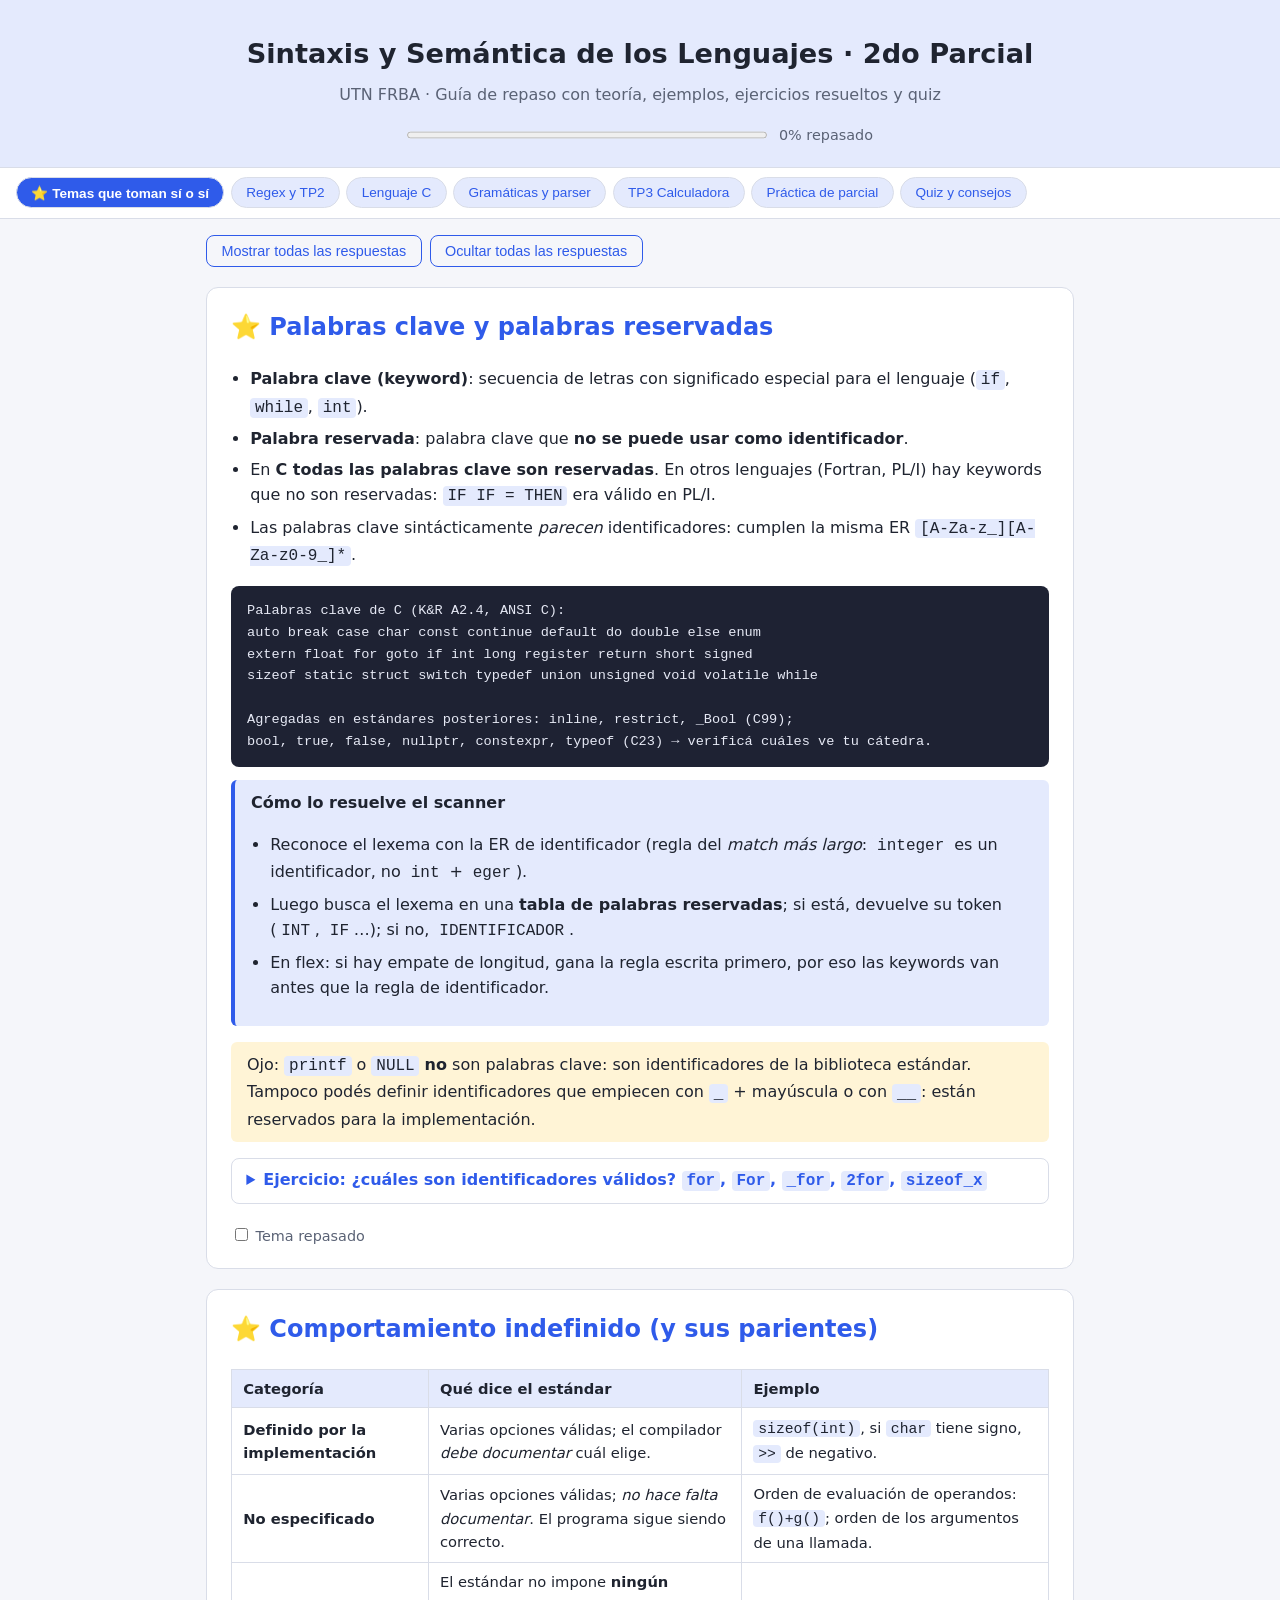
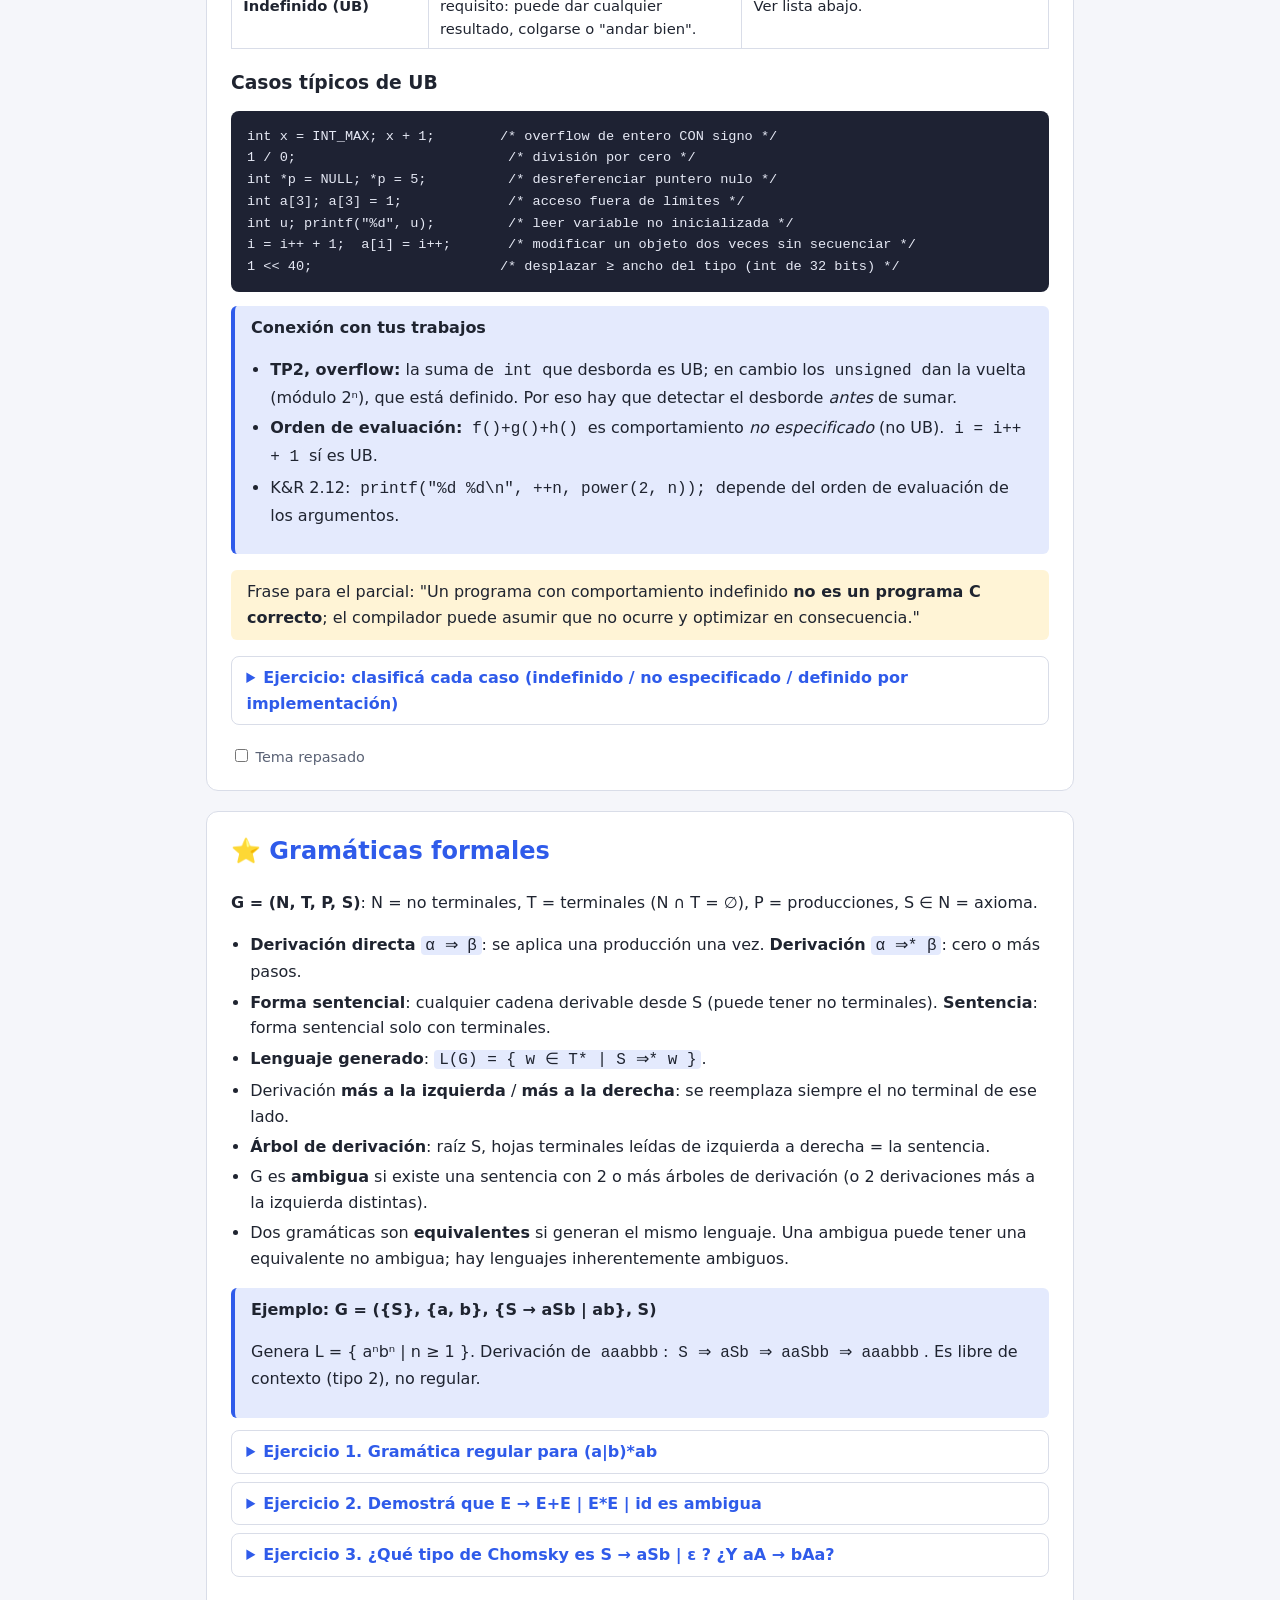
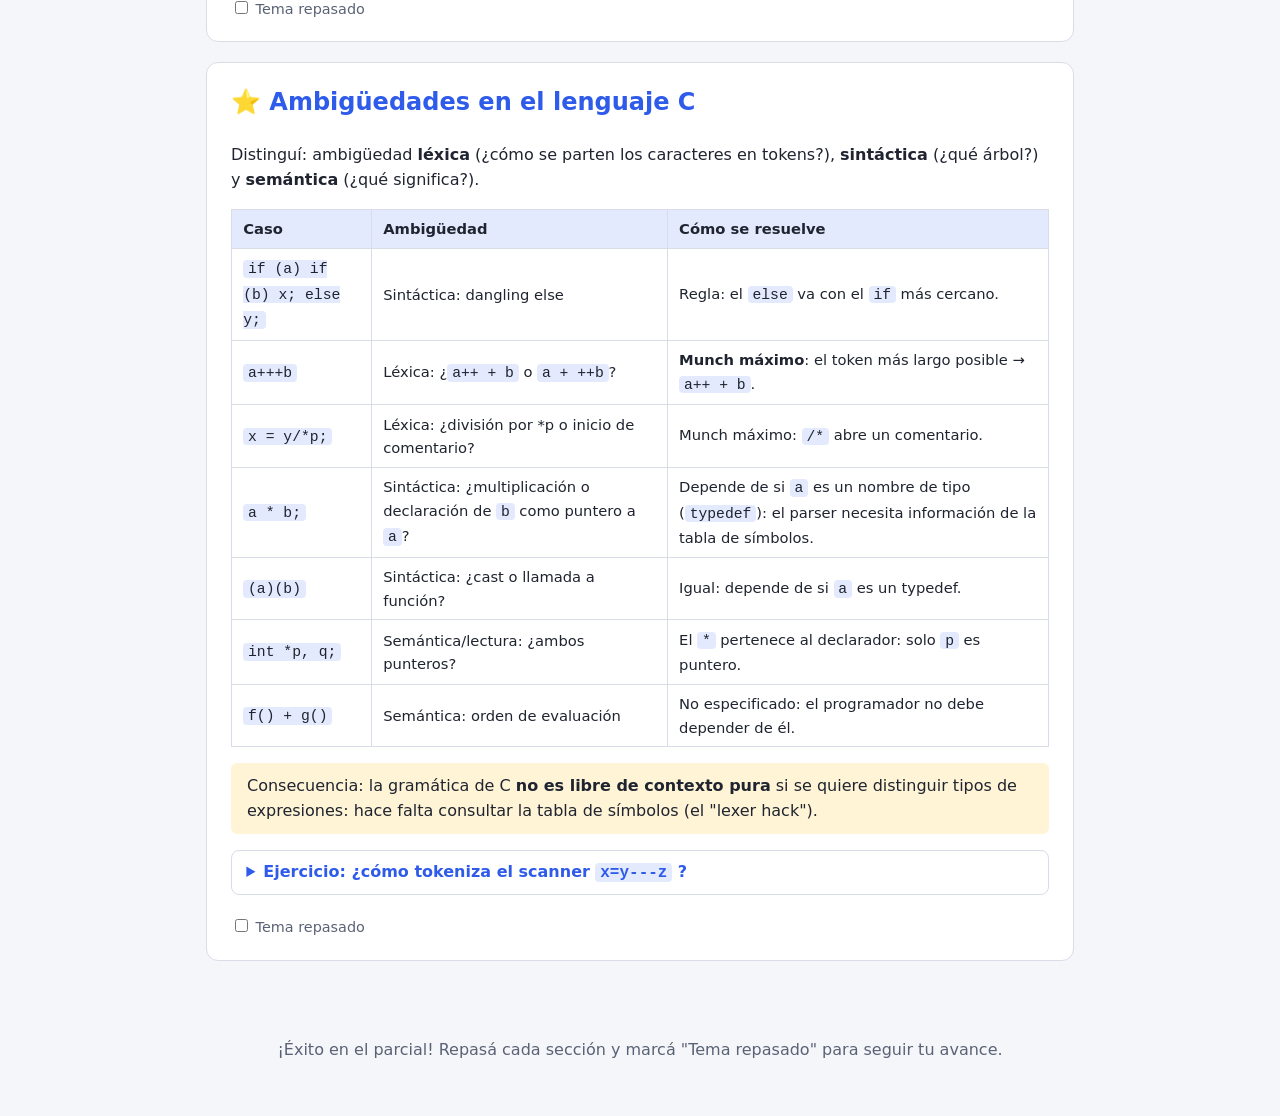
<file: index.html>
<!DOCTYPE html>
<html lang="es">
<head>
  <meta charset="UTF-8">
  <meta name="viewport" content="width=device-width, initial-scale=1">
  <title>SSL · Guía de estudio – 2do Parcial</title>
  <link rel="stylesheet" href="estilosPaginaEstudioSegundoParcialSsl.css">
</head>
<body>

<!-- ============ ENCABEZADO ============ -->
<header class="encabezadoPrincipal">
  <h1 class="tituloPrincipal">Sintaxis y Semántica de los Lenguajes · 2do Parcial</h1>
  <p class="subtituloPrincipal">UTN FRBA · Guía de repaso con teoría, ejemplos, ejercicios resueltos y quiz</p>
  <div class="barraProgresoContenedor">
    <progress class="barraProgresoEstudio" id="barraProgresoEstudio" value="0" max="100"></progress>
    <span class="textoProgresoEstudio" id="textoProgresoEstudio">0% repasado</span>
  </div>
</header>

<!-- ============ NAVEGACIÓN ============ -->
<nav class="menuNavegacionTemas" id="menuSolapas">
  <button class="botonSolapa" data-solapa="solapaObligatorios">⭐ Temas que toman sí o sí</button>
  <button class="botonSolapa" data-solapa="solapaRegexTp2">Regex y TP2</button>
  <button class="botonSolapa" data-solapa="solapaLenguajeC">Lenguaje C</button>
  <button class="botonSolapa" data-solapa="solapaGramaticas">Gramáticas y parser</button>
  <button class="botonSolapa" data-solapa="solapaTp3">TP3 Calculadora</button>
  <button class="botonSolapa" data-solapa="solapaPractica">Práctica de parcial</button>
  <button class="botonSolapa" data-solapa="solapaQuiz">Quiz y consejos</button>
</nav>

<main class="contenidoPrincipal">

<div class="barraHerramientasRespuestas">
  <button class="botonHerramienta" id="botonExpandirRespuestas">Mostrar todas las respuestas</button>
  <button class="botonHerramienta" id="botonContraerRespuestas">Ocultar todas las respuestas</button>
</div>

<!-- ============ OBLIGATORIO A: PALABRAS CLAVE Y RESERVADAS ============ -->
<section class="seccionTema" id="temaPalabrasClave">
  <h2 class="tituloSeccion">⭐ Palabras clave y palabras reservadas</h2>
  <ul class="listaConceptos">
    <li><strong>Palabra clave (keyword)</strong>: secuencia de letras con significado especial para el lenguaje (<code>if</code>, <code>while</code>, <code>int</code>).</li>
    <li><strong>Palabra reservada</strong>: palabra clave que <strong>no se puede usar como identificador</strong>.</li>
    <li>En <strong>C todas las palabras clave son reservadas</strong>. En otros lenguajes (Fortran, PL/I) hay keywords que no son reservadas: <code>IF IF = THEN</code> era válido en PL/I.</li>
    <li>Las palabras clave sintácticamente <em>parecen</em> identificadores: cumplen la misma ER <code>[A-Za-z_][A-Za-z0-9_]*</code>.</li>
  </ul>
  <pre class="bloqueCodigo"><code>Palabras clave de C (K&amp;R A2.4, ANSI C):
auto break case char const continue default do double else enum
extern float for goto if int long register return short signed
sizeof static struct switch typedef union unsigned void volatile while

Agregadas en estándares posteriores: inline, restrict, _Bool (C99);
bool, true, false, nullptr, constexpr, typeof (C23) → verificá cuáles ve tu cátedra.</code></pre>
  <div class="cajaEjemplo">
    <h4 class="tituloCajaEjemplo">Cómo lo resuelve el scanner</h4>
    <ul class="listaConceptos">
      <li>Reconoce el lexema con la ER de identificador (regla del <em>match más largo</em>: <code>integer</code> es un identificador, no <code>int</code> + <code>eger</code>).</li>
      <li>Luego busca el lexema en una <strong>tabla de palabras reservadas</strong>; si está, devuelve su token (<code>INT</code>, <code>IF</code>…); si no, <code>IDENTIFICADOR</code>.</li>
      <li>En flex: si hay empate de longitud, gana la regla escrita primero, por eso las keywords van antes que la regla de identificador.</li>
    </ul>
  </div>
  <p class="notaImportante">Ojo: <code>printf</code> o <code>NULL</code> <strong>no</strong> son palabras clave: son identificadores de la biblioteca estándar. Tampoco podés definir identificadores que empiecen con <code>_</code> + mayúscula o con <code>__</code>: están reservados para la implementación.</p>
  <details class="desplegableRespuesta">
    <summary class="resumenDesplegable">Ejercicio: ¿cuáles son identificadores válidos?  <code>for</code>, <code>For</code>, <code>_for</code>, <code>2for</code>, <code>sizeof_x</code></summary>
    <p><code>For</code>, <code>_for</code> y <code>sizeof_x</code> son identificadores válidos (C distingue mayúsculas y el match más largo hace que <code>sizeof_x</code> no sea <code>sizeof</code>). <code>for</code> es palabra reservada. <code>2for</code> empieza con dígito: es un error léxico (se lee <code>2</code> y luego <code>for</code>).</p>
  </details>
  <label class="etiquetaChecklist"><input type="checkbox" class="casillaTemaRepasado"> Tema repasado</label>
</section>

<!-- ============ OBLIGATORIO B: COMPORTAMIENTO INDEFINIDO ============ -->
<section class="seccionTema" id="temaIndefinido">
  <h2 class="tituloSeccion">⭐ Comportamiento indefinido (y sus parientes)</h2>
  <table class="tablaReferencia">
    <thead><tr><th>Categoría</th><th>Qué dice el estándar</th><th>Ejemplo</th></tr></thead>
    <tbody>
      <tr><td><strong>Definido por la implementación</strong></td><td>Varias opciones válidas; el compilador <em>debe documentar</em> cuál elige.</td><td><code>sizeof(int)</code>, si <code>char</code> tiene signo, <code>&gt;&gt;</code> de negativo.</td></tr>
      <tr><td><strong>No especificado</strong></td><td>Varias opciones válidas; <em>no hace falta documentar</em>. El programa sigue siendo correcto.</td><td>Orden de evaluación de operandos: <code>f()+g()</code>; orden de los argumentos de una llamada.</td></tr>
      <tr><td><strong>Indefinido (UB)</strong></td><td>El estándar no impone <strong>ningún</strong> requisito: puede dar cualquier resultado, colgarse o "andar bien".</td><td>Ver lista abajo.</td></tr>
    </tbody>
  </table>
  <h3 class="subtituloSeccion">Casos típicos de UB</h3>
  <pre class="bloqueCodigo"><code>int x = INT_MAX; x + 1;        /* overflow de entero CON signo */
1 / 0;                          /* división por cero */
int *p = NULL; *p = 5;          /* desreferenciar puntero nulo */
int a[3]; a[3] = 1;             /* acceso fuera de límites */
int u; printf("%d", u);         /* leer variable no inicializada */
i = i++ + 1;  a[i] = i++;       /* modificar un objeto dos veces sin secuenciar */
1 &lt;&lt; 40;                       /* desplazar ≥ ancho del tipo (int de 32 bits) */</code></pre>
  <div class="cajaEjemplo">
    <h4 class="tituloCajaEjemplo">Conexión con tus trabajos</h4>
    <ul class="listaConceptos">
      <li><strong>TP2, overflow:</strong> la suma de <code>int</code> que desborda es UB; en cambio los <code>unsigned</code> dan la vuelta (módulo 2ⁿ), que está definido. Por eso hay que detectar el desborde <em>antes</em> de sumar.</li>
      <li><strong>Orden de evaluación:</strong> <code>f()+g()+h()</code> es comportamiento <em>no especificado</em> (no UB). <code>i = i++ + 1</code> sí es UB.</li>
      <li>K&amp;R 2.12: <code>printf("%d %d\n", ++n, power(2, n));</code> depende del orden de evaluación de los argumentos.</li>
    </ul>
  </div>
  <p class="notaImportante">Frase para el parcial: "Un programa con comportamiento indefinido <strong>no es un programa C correcto</strong>; el compilador puede asumir que no ocurre y optimizar en consecuencia."</p>
  <details class="desplegableRespuesta">
    <summary class="resumenDesplegable">Ejercicio: clasificá cada caso (indefinido / no especificado / definido por implementación)</summary>
    <ul class="listaConceptos">
      <li><code>int a = f() + g();</code> → <strong>no especificado</strong> (orden de f y g).</li>
      <li><code>int n = 5; n = n++ + ++n;</code> → <strong>indefinido</strong> (modifica n dos veces sin secuenciar).</li>
      <li><code>sizeof(long)</code> → <strong>definido por la implementación</strong>.</li>
      <li><code>unsigned u = 0; u--;</code> → <strong>definido</strong> (módulo 2ⁿ).</li>
      <li><code>a[10]</code> en <code>int a[10]</code> → <strong>indefinido</strong> (fuera de límites).</li>
    </ul>
  </details>
  <label class="etiquetaChecklist"><input type="checkbox" class="casillaTemaRepasado"> Tema repasado</label>
</section>

<!-- ============ OBLIGATORIO C: GRAMÁTICAS FORMALES ============ -->
<section class="seccionTema" id="temaGramaticasFormales">
  <h2 class="tituloSeccion">⭐ Gramáticas formales</h2>
  <p><strong>G = (N, T, P, S)</strong>: N = no terminales, T = terminales (N ∩ T = ∅), P = producciones, S ∈ N = axioma.</p>
  <ul class="listaConceptos">
    <li><strong>Derivación directa</strong> <code>α ⇒ β</code>: se aplica una producción una vez. <strong>Derivación</strong> <code>α ⇒* β</code>: cero o más pasos.</li>
    <li><strong>Forma sentencial</strong>: cualquier cadena derivable desde S (puede tener no terminales). <strong>Sentencia</strong>: forma sentencial solo con terminales.</li>
    <li><strong>Lenguaje generado</strong>: <code>L(G) = { w ∈ T* | S ⇒* w }</code>.</li>
    <li>Derivación <strong>más a la izquierda</strong> / <strong>más a la derecha</strong>: se reemplaza siempre el no terminal de ese lado.</li>
    <li><strong>Árbol de derivación</strong>: raíz S, hojas terminales leídas de izquierda a derecha = la sentencia.</li>
    <li>G es <strong>ambigua</strong> si existe una sentencia con 2 o más árboles de derivación (o 2 derivaciones más a la izquierda distintas).</li>
    <li>Dos gramáticas son <strong>equivalentes</strong> si generan el mismo lenguaje. Una ambigua puede tener una equivalente no ambigua; hay lenguajes inherentemente ambiguos.</li>
  </ul>
  <div class="cajaEjemplo">
    <h4 class="tituloCajaEjemplo">Ejemplo: G = ({S}, {a, b}, {S → aSb | ab}, S)</h4>
    <p>Genera L = { aⁿbⁿ | n ≥ 1 }. Derivación de <code>aaabbb</code>: <code>S ⇒ aSb ⇒ aaSbb ⇒ aaabbb</code>. Es libre de contexto (tipo 2), no regular.</p>
  </div>
  <details class="desplegableRespuesta">
    <summary class="resumenDesplegable">Ejercicio 1. Gramática regular para (a|b)*ab</summary>
    <pre class="bloqueCodigo"><code>G = ({S, B}, {a, b}, P, S)
P: S → aS | bS | aB
   B → b</code></pre>
    <p>Derivación de <code>bab</code>: S ⇒ bS ⇒ baB ⇒ bab. Todas las producciones son de la forma A → aB | a: tipo 3.</p>
  </details>
  <details class="desplegableRespuesta">
    <summary class="resumenDesplegable">Ejercicio 2. Demostrá que E → E+E | E*E | id es ambigua</summary>
    <p>Sentencia <code>id + id * id</code>, dos árboles:</p>
    <pre class="bloqueCodigo"><code>Árbol 1: (id + id) * id          Árbol 2: id + (id * id)
      *                                +
     / \                              / \
    +   id                          id   *
   / \                                  / \
 id   id                              id   id</code></pre>
    <p>Solución: separar en niveles (E → E+T | T ; T → T*F | F ; F → id), que fija precedencia y asociatividad.</p>
  </details>
  <details class="desplegableRespuesta">
    <summary class="resumenDesplegable">Ejercicio 3. ¿Qué tipo de Chomsky es S → aSb | ε ? ¿Y aA → bAa?</summary>
    <p><code>S → aSb | ε</code>: tipo 2 (lado izquierdo = un solo no terminal), no es tipo 3 porque el no terminal está en el medio. <code>aA → bAa</code>: lado izquierdo con contexto (más de un símbolo): tipo 1 si no acorta la cadena.</p>
  </details>
  <label class="etiquetaChecklist"><input type="checkbox" class="casillaTemaRepasado"> Tema repasado</label>
</section>

<!-- ============ OBLIGATORIO D: AMBIGÜEDADES EN C ============ -->
<section class="seccionTema" id="temaAmbiguedadesC">
  <h2 class="tituloSeccion">⭐ Ambigüedades en el lenguaje C</h2>
  <p>Distinguí: ambigüedad <strong>léxica</strong> (¿cómo se parten los caracteres en tokens?), <strong>sintáctica</strong> (¿qué árbol?) y <strong>semántica</strong> (¿qué significa?).</p>
  <table class="tablaReferencia">
    <thead><tr><th>Caso</th><th>Ambigüedad</th><th>Cómo se resuelve</th></tr></thead>
    <tbody>
      <tr><td><code>if (a) if (b) x; else y;</code></td><td>Sintáctica: dangling else</td><td>Regla: el <code>else</code> va con el <code>if</code> más cercano.</td></tr>
      <tr><td><code>a+++b</code></td><td>Léxica: ¿<code>a++ + b</code> o <code>a + ++b</code>?</td><td><strong>Munch máximo</strong>: el token más largo posible → <code>a++ + b</code>.</td></tr>
      <tr><td><code>x = y/*p;</code></td><td>Léxica: ¿división por *p o inicio de comentario?</td><td>Munch máximo: <code>/*</code> abre un comentario.</td></tr>
      <tr><td><code>a * b;</code></td><td>Sintáctica: ¿multiplicación o declaración de <code>b</code> como puntero a <code>a</code>?</td><td>Depende de si <code>a</code> es un nombre de tipo (<code>typedef</code>): el parser necesita información de la tabla de símbolos.</td></tr>
      <tr><td><code>(a)(b)</code></td><td>Sintáctica: ¿cast o llamada a función?</td><td>Igual: depende de si <code>a</code> es un typedef.</td></tr>
      <tr><td><code>int *p, q;</code></td><td>Semántica/lectura: ¿ambos punteros?</td><td>El <code>*</code> pertenece al declarador: solo <code>p</code> es puntero.</td></tr>
      <tr><td><code>f() + g()</code></td><td>Semántica: orden de evaluación</td><td>No especificado: el programador no debe depender de él.</td></tr>
    </tbody>
  </table>
  <p class="notaImportante">Consecuencia: la gramática de C <strong>no es libre de contexto pura</strong> si se quiere distinguir tipos de expresiones: hace falta consultar la tabla de símbolos (el "lexer hack").</p>
  <details class="desplegableRespuesta">
    <summary class="resumenDesplegable">Ejercicio: ¿cómo tokeniza el scanner <code>x=y---z</code> ?</summary>
    <p>Con munch máximo: <code>x</code> <code>=</code> <code>y</code> <code>--</code> <code>-</code> <code>z</code>, es decir <code>x = (y--) - z</code>.</p>
  </details>
  <label class="etiquetaChecklist"><input type="checkbox" class="casillaTemaRepasado"> Tema repasado</label>
</section>

<!-- ============ 1. EXPRESIONES REGULARES ============ -->
<section class="seccionTema" id="temaRegex">
  <h2 class="tituloSeccion">1. Expresiones Regulares</h2>
  <p>Una <strong>ER</strong> describe un <em>lenguaje regular</em> (Chomsky tipo 3). Se arman con tres operaciones básicas sobre un alfabeto Σ:</p>
  <ul class="listaConceptos">
    <li><strong>Unión</strong> <code>a|b</code> → {a, b}.</li>
    <li><strong>Concatenación</strong> <code>ab</code> → {ab}.</li>
    <li><strong>Clausura de Kleene</strong> <code>a*</code> → {ε, a, aa, aaa, …} (cero o más). La <em>clausura positiva</em> <code>a+</code> = <code>aa*</code> (una o más).</li>
  </ul>
  <h3 class="subtituloSeccion">ER extendidas (ERX / Regex)</h3>
  <p>Son azúcar sintáctico: no agregan poder expresivo (siguen siendo regulares), pero abrevian.</p>
  <table class="tablaReferencia">
    <thead><tr><th>Notación</th><th>Significado</th><th>Equivalente en ER pura</th></tr></thead>
    <tbody>
      <tr><td><code>a+</code></td><td>una o más</td><td><code>aa*</code></td></tr>
      <tr><td><code>a?</code></td><td>opcional</td><td><code>(a|ε)</code></td></tr>
      <tr><td><code>[a-z]</code></td><td>clase de caracteres</td><td><code>a|b|…|z</code></td></tr>
      <tr><td><code>[^0-9]</code></td><td>complemento de clase</td><td>cualquier carácter salvo dígitos</td></tr>
      <tr><td><code>.</code></td><td>cualquier carácter (menos \n)</td><td>unión de todo Σ</td></tr>
      <tr><td><code>a{2,4}</code></td><td>repetición acotada</td><td><code>aa|aaa|aaaa</code></td></tr>
    </tbody>
  </table>
  <div class="cajaEjemplo">
    <h4 class="tituloCajaEjemplo">Ejemplos</h4>
    <ul class="listaConceptos">
      <li>Entero con signo opcional: <code>[+-]?[0-9]+</code></li>
      <li>Binario par: <code>(0|1)*0</code></li>
      <li>Cadenas con "ab" como subcadena: <code>(a|b)*ab(a|b)*</code></li>
    </ul>
  </div>
  <label class="etiquetaChecklist"><input type="checkbox" class="casillaTemaRepasado"> Tema repasado</label>
</section>

<!-- ============ 2. TP2 SUMADORES ============ -->
<section class="seccionTema" id="temaTp2">
  <h2 class="tituloSeccion">2. TP2 – Sumadores</h2>
  <h3 class="subtituloSeccion">Árboles de expresión y lectura de flujo (K&amp;R 1.5.1)</h3>
  <p>El idioma de copia de archivos: <code>while ((c = getchar()) != EOF) putchar(c);</code>. Los paréntesis internos son <strong>obligatorios</strong> porque <code>!=</code> tiene mayor precedencia que <code>=</code>.</p>
  <pre class="bloqueCodigo"><code>c = getchar() != EOF          c = (getchar() != EOF)
  =                             =
 / \                           / \
c   !=      ← igual árbol →   c   !=      (el ejercicio del TP: ¡ambas son iguales!)
   /  \                          /  \
getchar() EOF               getchar() EOF</code></pre>
  <p class="notaImportante">Ojo: <code>c = getchar() != EOF</code> guarda <strong>0 o 1</strong> en c, no el carácter. Por eso el idioma correcto es <code>(c = getchar()) != EOF</code>, y <code>c</code> debe ser <code>int</code> (para distinguir EOF de un byte válido).</p>

  <h3 class="subtituloSeccion">Los programas</h3>
  <table class="tablaReferencia">
    <thead><tr><th>Programa</th><th>Qué lee</th><th>Idea clave</th></tr></thead>
    <tbody>
      <tr><td>SumarBytes.c</td><td>secuencia de bytes</td><td><code>getchar()</code> y acumular el valor de cada byte.</td></tr>
      <tr><td>SumarInts.c</td><td>secuencia de <code>int</code> binarios</td><td><code>fread(&amp;n, sizeof n, 1, stdin) == 1</code>.</td></tr>
      <tr><td>SumarInt_Ns.c</td><td>enteros de ancho fijo (<code>int8_t</code>, <code>int16_t</code>…)</td><td>Igual que Ints pero con <code>stdint.h</code>; el ancho no depende de la plataforma.</td></tr>
      <tr><td>Decimales 4.a</td><td>texto decimal</td><td><code>scanf("%d", &amp;n) == 1</code>.</td></tr>
      <tr><td>Decimales 4.b</td><td>texto decimal</td><td>Tu <code>bool GetNextDecimal(FILE *s, int *p)</code> como máquina de estados.</td></tr>
    </tbody>
  </table>
<pre class="bloqueCodigo"><code>int c; long suma = 0;
while ((c = getchar()) != EOF)
    suma += c;
printf("%ld\n", suma);</code></pre>

  <h3 class="subtituloSeccion">Lenguaje decimal-constant de C23</h3>
  <ul class="listaConceptos">
    <li><strong>ER</strong>: <code>[1-9]('?[0-9])*</code> (C23 permite separador <code>'</code>). Con signo opcional del TP: <code>[+-]?[1-9][0-9]*</code>.</li>
    <li><strong>BNF</strong>: <code>&lt;decimal-constant&gt; ::= &lt;nonzero-digit&gt; | &lt;decimal-constant&gt; &lt;digit&gt;</code></li>
    <li>Trampa: el <code>0</code> solo es una constante <em>octal</em>, no decimal.</li>
    <li>AF: q0 –[1-9]→ q1 (final) –[0-9]→ q1; el resto va al estado sumidero/error.</li>
  </ul>
  <h3 class="subtituloSeccion">Implementaciones de máquinas de estado (sin tabla)</h3>
  <ol class="listaConceptos">
    <li><strong>enum + switch</strong>: estado = variable; transición = actualizar la variable.</li>
    <li><strong>goto</strong>: estado = etiqueta; transición = salto. (Dijkstra: "Go To Considered Harmful"; hoy sigue usándose en C para manejo de errores y salida de bucles anidados.)</li>
    <li><strong>Funciones recursivas</strong>: estado = función; transición = llamada.</li>
  </ol>
  <p><strong>Overflow:</strong> documentá qué hacés (detectar y avisar, saturar, usar tipo más ancho). Es pregunta clásica.</p>
  <label class="etiquetaChecklist"><input type="checkbox" class="casillaTemaRepasado"> Tema repasado</label>
</section>

<!-- ============ 3. DECLARACIONES C ============ -->
<section class="seccionTema" id="temaDeclaraciones">
  <h2 class="tituloSeccion">3. Lenguaje C: identificadores y declaraciones (K&amp;R A8)</h2>
  <ul class="listaConceptos">
    <li><strong>Identificador</strong>: letras, dígitos y <code>_</code>; no empieza con dígito; distingue mayúsculas; no puede ser palabra reservada.</li>
    <li><strong>Declaración</strong> = <em>especificadores</em> + lista de <em>declaradores</em> con inicializador opcional.</li>
    <li>Especificadores: clase de almacenamiento (<code>auto, register, static, extern, typedef</code>), tipo (<code>int, char, struct…</code>) y calificadores (<code>const, volatile</code>).</li>
    <li>Declaradores: <code>*</code> (puntero), <code>[]</code> (arreglo), <code>()</code> (función).</li>
  </ul>
  <pre class="bloqueCodigo"><code>int *p[10];     /* arreglo de 10 punteros a int */
int (*q)[10];   /* puntero a arreglo de 10 int  */
int (*f)(int);  /* puntero a función int→int    */
char *(*g[3])(void); /* arreglo de 3 punteros a función que devuelven char* */</code></pre>
  <p class="notaImportante">Para leer: empezá por el identificador y andá a la derecha (<code>[]</code>, <code>()</code>) antes que a la izquierda (<code>*</code>), respetando los paréntesis.</p>
  <label class="etiquetaChecklist"><input type="checkbox" class="casillaTemaRepasado"> Tema repasado</label>
</section>

<!-- ============ 4. PRECEDENCIA ============ -->
<section class="seccionTema" id="temaPrecedencia">
  <h2 class="tituloSeccion">4. Precedencia, asociatividad y orden de evaluación</h2>
  <table class="tablaReferencia">
    <thead><tr><th>Operadores (de mayor a menor precedencia)</th><th>Asociatividad</th></tr></thead>
    <tbody>
      <tr><td><code>() [] -&gt; .</code></td><td>izq → der</td></tr>
      <tr><td><code>! ~ ++ -- + - * &amp; (tipo) sizeof</code> (unarios)</td><td>der → izq</td></tr>
      <tr><td><code>* / %</code></td><td>izq → der</td></tr>
      <tr><td><code>+ -</code></td><td>izq → der</td></tr>
      <tr><td><code>&lt;&lt; &gt;&gt;</code></td><td>izq → der</td></tr>
      <tr><td><code>&lt; &lt;= &gt; &gt;=</code></td><td>izq → der</td></tr>
      <tr><td><code>== !=</code></td><td>izq → der</td></tr>
      <tr><td><code>&amp;</code> luego <code>^</code> luego <code>|</code></td><td>izq → der</td></tr>
      <tr><td><code>&amp;&amp;</code> luego <code>||</code></td><td>izq → der</td></tr>
      <tr><td><code>?:</code></td><td>der → izq</td></tr>
      <tr><td><code>= += -= *= …</code></td><td>der → izq</td></tr>
      <tr><td><code>,</code></td><td>izq → der</td></tr>
    </tbody>
  </table>
  <div class="cajaEjemplo">
    <h4 class="tituloCajaEjemplo">Distinguí los tres conceptos</h4>
    <ul class="listaConceptos">
      <li><strong>Precedencia</strong>: qué operador se agrupa primero (<code>a+b*c</code> → <code>a+(b*c)</code>).</li>
      <li><strong>Asociatividad</strong>: cómo se agrupan operadores de igual precedencia (<code>a-b-c</code> → <code>(a-b)-c</code>).</li>
      <li><strong>Orden de evaluación</strong>: en qué orden se evalúan los <em>operandos</em>. C <strong>no lo especifica</strong> para casi todos los operadores (solo <code>&amp;&amp; || ?: ,</code> lo garantizan). En <code>f()+g()</code> no sabés cuál se llama primero.</li>
    </ul>
  </div>
  <label class="etiquetaChecklist"><input type="checkbox" class="casillaTemaRepasado"> Tema repasado</label>
</section>

<!-- ============ 5. GRAMÁTICAS Y AUTÓMATAS ============ -->
<section class="seccionTema" id="temaGramaticas">
  <h2 class="tituloSeccion">5. Gramáticas, Jerarquía de Chomsky y Autómatas</h2>
  <p>Gramática formal <strong>G = (N, T, P, S)</strong>: no terminales, terminales, producciones y axioma.</p>
  <table class="tablaReferencia">
    <thead><tr><th>Tipo</th><th>Gramática</th><th>Forma de producción</th><th>Reconocedor</th></tr></thead>
    <tbody>
      <tr><td>0</td><td>Sin restricciones</td><td>α → β</td><td>Máquina de Turing</td></tr>
      <tr><td>1</td><td>Sensible al contexto</td><td>αAβ → αγβ</td><td>Autómata linealmente acotado</td></tr>
      <tr><td>2</td><td>Libre de contexto</td><td>A → γ</td><td><strong>Autómata con Pila (AFP)</strong></td></tr>
      <tr><td>3</td><td>Regular</td><td>A → aB | a</td><td><strong>Autómata Finito (AF)</strong></td></tr>
    </tbody>
  </table>
  <h3 class="subtituloSeccion">AFD</h3>
  <p><strong>M = (Q, Σ, δ, q0, F)</strong> con <code>δ: Q × Σ → Q</code> (función total, un solo camino por cadena). Acepta si termina en un estado de F.</p>
  <h3 class="subtituloSeccion">AFP</h3>
  <p><strong>M = (Q, Σ, Γ, δ, q0, Z0, F)</strong>: agrega una pila (alfabeto Γ, símbolo inicial Z0). Cada transición mira estado, símbolo de entrada y tope de pila, y puede apilar/desapilar.</p>
  <div class="cajaEjemplo">
    <h4 class="tituloCajaEjemplo">Por qué hace falta la pila: L = { aⁿbⁿ | n ≥ 1 }</h4>
    <p>Un AF no puede "contar" ilimitadamente. El AFP apila una A por cada <code>a</code> y desapila una por cada <code>b</code>; acepta con la pila en Z0. Mismo motivo por el que los paréntesis balanceados y las expresiones anidadas necesitan gramáticas tipo 2.</p>
  </div>
  <p class="notaImportante">Relación clave: regex ⇔ gramática regular ⇔ AF (léxico / scanner). BNF ⇔ gramática libre de contexto ⇔ AFP (sintaxis / parser).</p>
  <label class="etiquetaChecklist"><input type="checkbox" class="casillaTemaRepasado"> Tema repasado</label>
</section>

<!-- ============ 6. PARSER Y BNF ============ -->
<section class="seccionTema" id="temaParser">
  <h2 class="tituloSeccion">6. Análisis sintáctico descendente recursivo, BNF y expresiones</h2>
  <h3 class="subtituloSeccion">BNF y su historia</h3>
  <ul class="listaConceptos">
    <li><strong>BNF</strong> (Backus-Naur Form): notación para gramáticas libres de contexto, usada por primera vez para definir <strong>ALGOL 60</strong>. Formato: <code>&lt;no-terminal&gt; ::= alternativa | alternativa</code>.</li>
    <li><strong>Pascal</strong> (Wirth) se definió con <em>diagramas sintácticos</em> y EBNF, que agrega <code>{ }</code> (repetición) y <code>[ ]</code> (opcional).</li>
    <li>Identificadores: <code>&lt;identifier&gt; ::= &lt;nondigit&gt; | &lt;identifier&gt; &lt;nondigit&gt; | &lt;identifier&gt; &lt;digit&gt;</code>.</li>
  </ul>
  <h3 class="subtituloSeccion">Expresiones con precedencia y asociatividad en la gramática</h3>
  <p>La precedencia se codifica por <strong>niveles</strong> (más abajo = más fuerte) y la asociatividad por el lado de la recursión.</p>
  <pre class="bloqueCodigo"><code>&lt;expression&gt; ::= &lt;term&gt; | &lt;expression&gt; '+' &lt;term&gt;        /* + asocia a izquierda */
&lt;term&gt;       ::= &lt;primary&gt; | &lt;term&gt; '*' &lt;primary&gt;
&lt;primary&gt;    ::= IDENTIFICADOR | NUMERO | '(' &lt;expression&gt; ')'</code></pre>
  <h3 class="subtituloSeccion">Parser descendente recursivo (PAS)</h3>
  <ul class="listaConceptos">
    <li><strong>Una función por cada no-terminal.</strong> El cuerpo sigue la producción.</li>
    <li>Necesita <strong>un token de lookahead</strong> para elegir alternativa (gramática LL(1)).</li>
    <li><strong>No tolera recursión a izquierda</strong> (loop infinito). Se elimina: <code>E → E+T | T</code> pasa a <code>E → T { + T }</code>.</li>
  </ul>
<pre class="bloqueCodigo"><code>void Expression(void){          /* E → T { '+' T } */
    Term();
    while (token == SUMA) { Match(SUMA); Term(); }
}
void Term(void){                /* T → P { '*' P } */
    Primary();
    while (token == PRODUCTO) { Match(PRODUCTO); Primary(); }
}</code></pre>
  <label class="etiquetaChecklist"><input type="checkbox" class="casillaTemaRepasado"> Tema repasado</label>
</section>

<!-- ============ 7. TP3 CALCULADORA ============ -->
<section class="seccionTema" id="temaTp3">
  <h2 class="tituloSeccion">7. TP3 – Calculadora infija</h2>
  <h3 class="subtituloSeccion">Nivel léxico y Scanner</h3>
  <ul class="listaConceptos">
    <li>Especificado con <strong>Regex tipo flex</strong>; implementado como AF con <code>getchar</code>/<code>ungetc</code>.</li>
    <li>Tokens: <code>NUMERO</code>, <code>IDENTIFICADOR</code>, <code>'+'</code>, <code>'*'</code>, <code>FDT</code> (fin de texto), <code>ERROR_LEXICO</code>.</li>
  </ul>
  <pre class="bloqueCodigo"><code>/* Scanner.h – interfaz */
typedef enum { FDT, NUMERO, IDENTIFICADOR, SUMA, PRODUCTO, ERROR_LEXICO } Token;
Token GetNextToken(void);
const char *GetLexema(void);</code></pre>
  <h3 class="subtituloSeccion">Nivel sintáctico y Parser</h3>
  <ul class="listaConceptos">
    <li>BNF tipo Bison; axioma <code>translation-unit</code>.</li>
    <li>Un <code>Parse&lt;NoTerminal&gt;</code> por cada no-terminal; el parser <strong>llama</strong> al scanner (<code>GetNextToken</code>) y a rutinas semánticas.</li>
    <li>Scanner y parser separados lógicamente (<code>Scanner.c/h</code>, <code>Parser.c/h</code>, <code>main.c</code>).</li>
  </ul>
  <h3 class="subtituloSeccion">Nivel semántico y errores</h3>
  <ul class="listaConceptos">
    <li>Semántica especificada en <strong>lenguaje natural</strong>: el valor de una constante, el de una suma/producto, qué pasa con un identificador.</li>
    <li>Errores: <em>léxico</em> (carácter inválido), <em>sintáctico</em> (token inesperado, ej. <code>42+</code>), <em>semántico</em> (reglas que la gramática no puede expresar).</li>
    <li>Válidas: <code>A+2*3</code>, <code>2*A+3</code>, <code>A</code>, <code>2</code>. Inválidas: <code>+</code>, <code>42+</code>, <code>+A</code>.</li>
  </ul>
  <label class="etiquetaChecklist"><input type="checkbox" class="casillaTemaRepasado"> Tema repasado</label>
</section>

<!-- ============ 8. PARCIAL PRÁCTICO RESUELTO ============ -->
<section class="seccionTema" id="temaPracticaParcial">
  <h2 class="tituloSeccion">8. Práctica de parcial resuelta</h2>
  <p>Intentá resolver cada punto antes de abrir la respuesta.</p>

  <h3 class="subtituloSeccion">Parte 1 – Identificadores de C</h3>
  <details class="desplegableRespuesta">
    <summary class="resumenDesplegable">a, b, c. Ejemplos, ERX y BNF</summary>
    <p><strong>Ejemplos:</strong> <code>contador</code>, <code>_x1</code>, <code>MAX_SIZE</code>.</p>
    <p><strong>ERX:</strong> <code>[A-Za-z_][A-Za-z0-9_]*</code></p>
    <p><strong>BNF:</strong></p>
    <pre class="bloqueCodigo"><code>&lt;identifier&gt; ::= &lt;nondigit&gt;
               | &lt;identifier&gt; &lt;nondigit&gt;
               | &lt;identifier&gt; &lt;digit&gt;
&lt;nondigit&gt;   ::= _ | a | b | … | z | A | … | Z
&lt;digit&gt;      ::= 0 | 1 | … | 9</code></pre>
  </details>
  <details class="desplegableRespuesta">
    <summary class="resumenDesplegable">d. Definición formal del AF</summary>
    <p>M = (Q, Σ, δ, q0, F) con:</p>
    <ul class="listaConceptos">
      <li>Q = {q0, q1, qE}; Σ = {a–z, A–Z, 0–9, _}; F = {q1}</li>
      <li>δ(q0, letra o _) = q1 · δ(q0, dígito) = qE</li>
      <li>δ(q1, letra, dígito o _) = q1 · δ(qE, cualquiera) = qE</li>
    </ul>
    <p>qE es el estado sumidero (no se sale). Si lo preferís parcial, omitís qE y la cadena se rechaza al faltar transición.</p>
  </details>
  <details class="desplegableRespuesta">
    <summary class="resumenDesplegable">e. GetNextIdentificador (prototipo, invocación, implementación)</summary>
    <pre class="bloqueCodigo"><code>/* i. prototipo */
bool GetNextIdentificador(FILE *s, char *id, size_t max);

/* ii. invocación */
char buf[32];
if (GetNextIdentificador(stdin, buf, sizeof buf))
    printf("Identificador: %s\n", buf);

/* iii. máquina de estados (enum + switch) */
bool GetNextIdentificador(FILE *s, char *id, size_t max){
    enum { Inicial, EnIdentificador } estado = Inicial;
    int c; size_t n = 0;
    while ((c = getc(s)) != EOF) {
        switch (estado) {
        case Inicial:
            if (isspace(c)) break;
            if (isalpha(c) || c == '_') { id[n++] = c; estado = EnIdentificador; }
            else { ungetc(c, s); return false; }
            break;
        case EnIdentificador:
            if ((isalnum(c) || c == '_') &amp;&amp; n &lt; max - 1) id[n++] = c;
            else { ungetc(c, s); id[n] = '\0'; return true; }
            break;
        }
    }
    if (estado == EnIdentificador) { id[n] = '\0'; return true; }
    return false;
}</code></pre>
  </details>

  <h3 class="subtituloSeccion">Precedencia y asociatividad</h3>
  <details class="desplegableRespuesta">
    <summary class="resumenDesplegable">a, b. Ejemplo y árbol de expresión</summary>
    <p>Expresión: <code>x = y = a + b * c</code></p>
    <ul class="listaConceptos">
      <li>Precedencia: <code>*</code> antes que <code>+</code>, y ambos antes que <code>=</code>.</li>
      <li>Asociatividad: <code>=</code> asocia a derecha → <code>x = (y = (a + (b * c)))</code>.</li>
    </ul>
    <pre class="bloqueCodigo"><code>      =
     / \
    x   =
       / \
      y   +
         / \
        a   *
           / \
          b   c</code></pre>
  </details>

  <h3 class="subtituloSeccion">Parte 2 – Gramática (selection-statement)</h3>
  <details class="desplegableRespuesta">
    <summary class="resumenDesplegable">a. Formalizar la gramática</summary>
    <p>G = (N, T, P, S) con:</p>
    <ul class="listaConceptos">
      <li>N = { &lt;selection-statement&gt;, &lt;expression&gt;, &lt;statement&gt; }</li>
      <li>T = { "if", "(", ")", "else", … terminales de expression y statement }</li>
      <li>S = &lt;selection-statement&gt;</li>
      <li>P = las dos producciones del BNF dado (con if, y con if-else), más las de &lt;expression&gt; y &lt;statement&gt;, que incluye a &lt;selection-statement&gt;.</li>
    </ul>
  </details>
  <details class="desplegableRespuesta">
    <summary class="resumenDesplegable">b. Sentencia correcta y derivación</summary>
    <p>Sentencia: <code>if (x) y;</code> (suponiendo &lt;expression&gt; → identificador y &lt;statement&gt; → expresión ";")</p>
    <pre class="bloqueCodigo"><code>&lt;selection-statement&gt;
⇒ "if" "(" &lt;expression&gt; ")" &lt;statement&gt;      (1ª producción)
⇒ "if" "(" x ")" &lt;statement&gt;                  (expression → x)
⇒ "if" "(" x ")" y ";"                       (statement → y ;)</code></pre>
  </details>
  <details class="desplegableRespuesta">
    <summary class="resumenDesplegable">c. ¿Es ambigua?</summary>
    <p><strong>Sí, es ambigua</strong> (problema del <em>dangling else</em>). La cadena <code>if (a) if (b) s1; else s2;</code> tiene dos árboles de derivación:</p>
    <ul class="listaConceptos">
      <li>El <code>else</code> pertenece al <code>if (b)</code> (el interno).</li>
      <li>El <code>else</code> pertenece al <code>if (a)</code> (el externo).</li>
    </ul>
    <p>Una gramática es ambigua si existe una cadena con más de un árbol de derivación. C lo resuelve por regla semántica: el else se asocia con el if más cercano.</p>
  </details>

  <h3 class="subtituloSeccion">Semántica de <code>f()+g()+h()</code></h3>
  <details class="desplegableRespuesta">
    <summary class="resumenDesplegable">a, b, c. Operaciones, orden y restricciones</summary>
    <p><strong>a. Operaciones: 5.</strong> Tres invocaciones de función (operador <code>()</code>) y dos adiciones. Por asociatividad izquierda: <code>(f()+g())+h()</code>.</p>
    <p><strong>b. Orden:</strong> C <strong>no especifica</strong> el orden de evaluación de los operandos de <code>+</code>. Solo se garantiza que cada suma se realiza después de evaluar sus dos operandos: la primera suma necesita f() y g(); la segunda necesita esa suma y h(). Pero h() podría llamarse antes que f() o g().</p>
    <p><strong>c. Restricciones semánticas (dos):</strong></p>
    <ul class="listaConceptos">
      <li>f, g y h deben estar <strong>declaradas</strong> y ser funciones (o punteros a función).</li>
      <li>Cada función debe devolver un tipo <strong>aritmético</strong> (no <code>void</code>), para que <code>+</code> sea válido. Además, la cantidad y tipos de argumentos deben coincidir con el prototipo.</li>
    </ul>
  </details>
  <label class="etiquetaChecklist"><input type="checkbox" class="casillaTemaRepasado"> Tema repasado</label>
</section>

<!-- ============ 9. EJERCICIOS EXTRA ============ -->
<section class="seccionTema" id="temaEjerciciosExtra">
  <h2 class="tituloSeccion">9. Ejercicios extra: AFP y BNF</h2>
  <p>Notación AFP: <code>δ(estado, entrada, tope) = (estado nuevo, qué se apila)</code>. Con <code>ε</code> = sin consumir entrada o sin apilar.</p>

  <h3 class="subtituloSeccion">Autómatas con Pila</h3>
  <details class="desplegableRespuesta">
    <summary class="resumenDesplegable">Ejercicio 1. AFP para L = { aⁿbⁿ | n ≥ 1 }</summary>
    <p>M = ({q0, q1, q2}, {a, b}, {A, Z}, δ, q0, Z, {q2})</p>
    <pre class="bloqueCodigo"><code>δ(q0, a, Z) = (q0, AZ)    /* primera a: apila A */
δ(q0, a, A) = (q0, AA)    /* más a: apila A */
δ(q0, b, A) = (q1, ε)     /* primera b: desapila */
δ(q1, b, A) = (q1, ε)     /* más b: desapila */
δ(q1, ε, Z) = (q2, Z)     /* pila vacía (solo Z): acepta */</code></pre>
    <p>Traza con <code>aabb</code>: Z → AZ → AAZ → AZ → Z → acepta.</p>
  </details>
  <details class="desplegableRespuesta">
    <summary class="resumenDesplegable">Ejercicio 2. Paréntesis balanceados</summary>
    <p>M = ({q0, q1}, {(, )}, {P, Z}, δ, q0, Z, {q1})</p>
    <pre class="bloqueCodigo"><code>δ(q0, (, Z) = (q0, PZ)
δ(q0, (, P) = (q0, PP)
δ(q0, ), P) = (q0, ε)
δ(q0, ε, Z) = (q1, Z)</code></pre>
    <p>Si aparece <code>)</code> con Z en el tope: no hay transición y se rechaza. Si termina con P en la pila: tampoco acepta.</p>
  </details>
  <details class="desplegableRespuesta">
    <summary class="resumenDesplegable">Ejercicio 3. Idea del AFP para L = { w c wᴿ | w ∈ {a,b}* }</summary>
    <ul class="listaConceptos">
      <li>Antes de la <code>c</code>: apilar cada símbolo leído.</li>
      <li>Al leer <code>c</code>: pasar al estado de comparación sin tocar la pila.</li>
      <li>Después de la <code>c</code>: cada símbolo leído debe coincidir con el tope y se desapila.</li>
      <li>Acepta cuando queda solo Z. Es determinístico gracias a la marca <code>c</code>; sin ella (palíndromos puros) el AFP es no determinístico.</li>
    </ul>
  </details>

  <h3 class="subtituloSeccion">BNF y derivaciones</h3>
  <details class="desplegableRespuesta">
    <summary class="resumenDesplegable">Ejercicio 4. BNF de expresiones con + - * / y paréntesis (asociativos a izquierda)</summary>
    <pre class="bloqueCodigo"><code>&lt;expression&gt; ::= &lt;term&gt;
               | &lt;expression&gt; '+' &lt;term&gt;
               | &lt;expression&gt; '-' &lt;term&gt;
&lt;term&gt;       ::= &lt;factor&gt;
               | &lt;term&gt; '*' &lt;factor&gt;
               | &lt;term&gt; '/' &lt;factor&gt;
&lt;factor&gt;     ::= IDENTIFICADOR | NUMERO | '(' &lt;expression&gt; ')'</code></pre>
    <p>Dos niveles (expression/term) = dos precedencias. Recursión a izquierda = asociatividad a izquierda.</p>
  </details>
  <details class="desplegableRespuesta">
    <summary class="resumenDesplegable">Ejercicio 5. Derivación más a la izquierda de A+2*3</summary>
    <pre class="bloqueCodigo"><code>&lt;expression&gt; ⇒ &lt;expression&gt; + &lt;term&gt;
             ⇒ &lt;term&gt; + &lt;term&gt;
             ⇒ &lt;factor&gt; + &lt;term&gt;
             ⇒ A + &lt;term&gt;
             ⇒ A + &lt;term&gt; * &lt;factor&gt;
             ⇒ A + &lt;factor&gt; * &lt;factor&gt;
             ⇒ A + 2 * &lt;factor&gt;
             ⇒ A + 2 * 3</code></pre>
    <p>El árbol resultante agrupa <code>2*3</code> bajo el <code>+</code>: la gramática ya impone la precedencia.</p>
  </details>
  <details class="desplegableRespuesta">
    <summary class="resumenDesplegable">Ejercicio 6. Lista de identificadores separados por coma</summary>
    <pre class="bloqueCodigo"><code>&lt;identifier-list&gt; ::= &lt;identifier&gt;
                     | &lt;identifier-list&gt; ',' &lt;identifier&gt;</code></pre>
    <p>En EBNF: <code>identifier { ',' identifier }</code>. En regex (a nivel léxico): <code>ID(,ID)*</code>.</p>
  </details>
  <details class="desplegableRespuesta">
    <summary class="resumenDesplegable">Ejercicio 7. Eliminar la recursión a izquierda para un parser descendente</summary>
    <p>Regla: <code>A → Aα | β</code> se transforma en <code>A → βA'</code> y <code>A' → αA' | ε</code>.</p>
    <pre class="bloqueCodigo"><code>E  → T E'
E' → '+' T E' | ε
T  → F T'
T' → '*' F T' | ε
F  → IDENTIFICADOR | NUMERO | '(' E ')'</code></pre>
    <p>Atención: al implementar E' como bucle, mantené la asociatividad a izquierda al evaluar (acumulá el resultado).</p>
  </details>
  <details class="desplegableRespuesta">
    <summary class="resumenDesplegable">Ejercicio 8. Eliminar la ambigüedad del dangling else</summary>
    <pre class="bloqueCodigo"><code>&lt;statement&gt;  ::= &lt;matched&gt; | &lt;unmatched&gt;
&lt;matched&gt;    ::= "if" "(" &lt;expression&gt; ")" &lt;matched&gt; "else" &lt;matched&gt;
                | &lt;other-statement&gt;
&lt;unmatched&gt;  ::= "if" "(" &lt;expression&gt; ")" &lt;statement&gt;
                | "if" "(" &lt;expression&gt; ")" &lt;matched&gt; "else" &lt;unmatched&gt;</code></pre>
    <p>Entre un if y su else solo puede haber sentencias "matched": el else queda ligado al if más cercano.</p>
  </details>
  <label class="etiquetaChecklist"><input type="checkbox" class="casillaTemaRepasado"> Tema repasado</label>
</section>

<!-- ============ 10. QUIZ ============ -->
<section class="seccionTema" id="temaQuiz">
  <h2 class="tituloSeccion">10. Quiz de autoevaluación</h2>
  <div class="contenedorQuiz" id="contenedorQuiz"></div>
  <p class="resultadoQuiz" id="resultadoQuiz"></p>
  <button class="botonHerramienta" id="botonReiniciarQuiz">Reiniciar quiz</button>
</section>

<!-- ============ 11. CONSEJOS Y BIBLIOGRAFÍA ============ -->
<section class="seccionTema" id="temaConsejos">
  <h2 class="tituloSeccion">11. Consejos y bibliografía</h2>
  <ul class="listaConceptos">
    <li><strong>Practicá escribiendo a mano</strong>: definiciones formales (n-uplas), BNF, árboles y código de máquinas de estado. El parcial es práctico.</li>
    <li><strong>Memorizá las n-uplas</strong> de AF, AFP y gramática, con el significado de cada componente.</li>
    <li>Cuando te pidan "justificar", escribí la derivación o un contraejemplo concreto.</li>
    <li>Repasá tus propios TP2 y TP3: suelen tomar variantes de lo que implementaste.</li>
    <li>No confundas léxico (regex/AF/scanner) con sintaxis (BNF/AFP/parser) ni con semántica (significado y restricciones).</li>
    <li>En C: <code>int c</code> para <code>getchar</code>, <code>ungetc</code> para devolver el lookahead, y <code>isalpha/isdigit</code> con <code>ctype.h</code>.</li>
  </ul>
  <table class="tablaReferencia">
    <thead><tr><th>Libro</th><th>Para qué usarlo</th></tr></thead>
    <tbody>
      <tr><td>El Lenguaje de Programación C, 2da ed. (K&amp;R)</td><td>Cap. 1.5 (flujos), 2 y A8 (declaraciones), A7 (expresiones y precedencia), 4.10 (recursión).</td></tr>
      <tr><td>El Proceso de Compilación</td><td>Fases del compilador: scanner, parser, semántica.</td></tr>
      <tr><td>SSL Muchnik (V1, V2, V3)</td><td>V1: gramáticas y Chomsky · V2: sintaxis y BNF · V3: autómatas y máquinas de estado (cap. 1).</td></tr>
    </tbody>
  </table>
</section>

</main>

<!-- ============ PIE DE PÁGINA ============ -->
<footer class="piePagina">
  <p>¡Éxito en el parcial! Repasá cada sección y marcá "Tema repasado" para seguir tu avance.</p>
</footer>

<script src="logicaPaginaEstudioSegundoParcialSsl.js"></script>
</body>
</html>
</file>
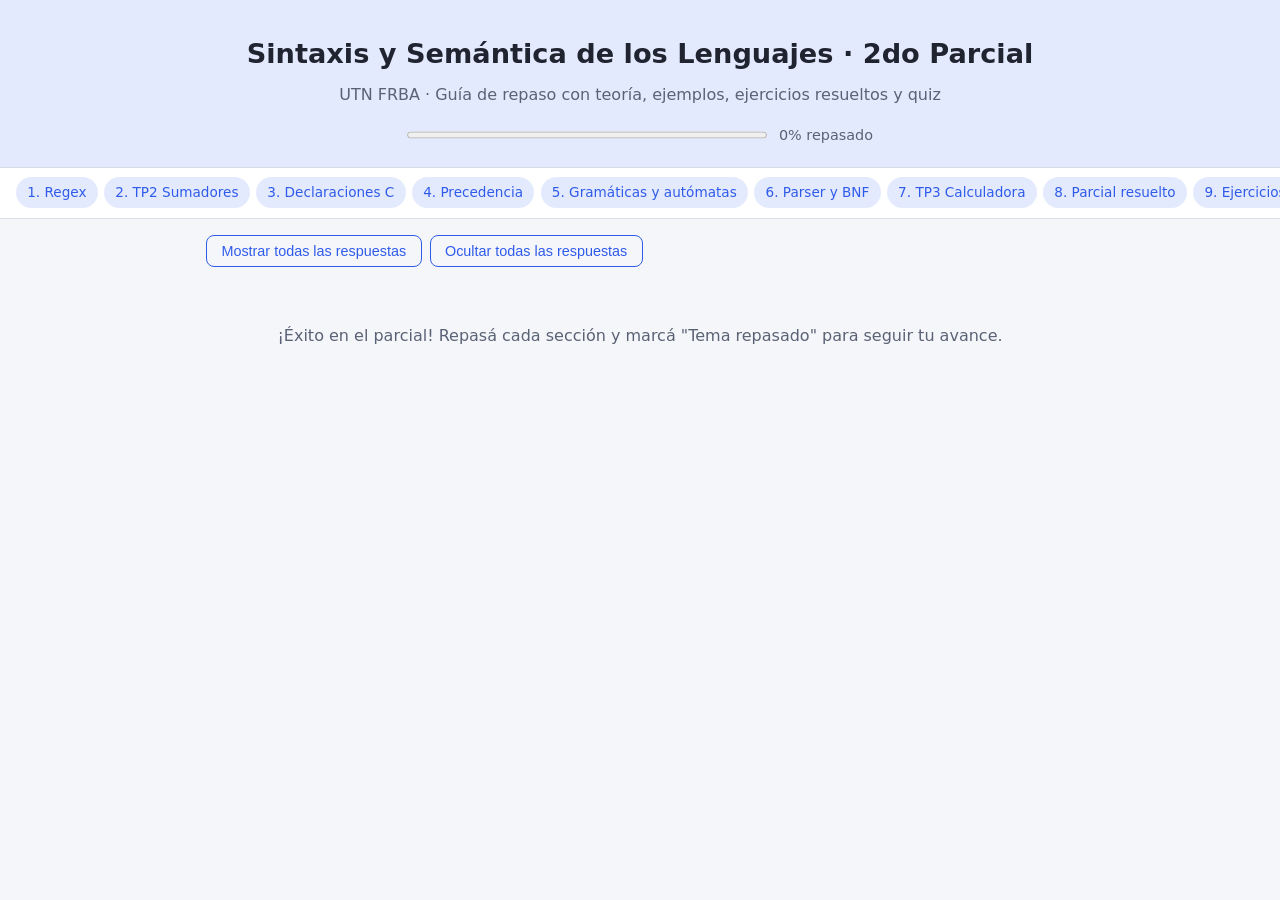
<file: paginaEstudioSegundoParcialSsl.html>
<!DOCTYPE html>
<html lang="es">
<head>
  <meta charset="UTF-8">
  <meta name="viewport" content="width=device-width, initial-scale=1">
  <title>SSL · Guía de estudio – 2do Parcial</title>
  <link rel="stylesheet" href="estilosPaginaEstudioSegundoParcialSsl.css">
</head>
<body>

<!-- ============ ENCABEZADO ============ -->
<header class="encabezadoPrincipal">
  <h1 class="tituloPrincipal">Sintaxis y Semántica de los Lenguajes · 2do Parcial</h1>
  <p class="subtituloPrincipal">UTN FRBA · Guía de repaso con teoría, ejemplos, ejercicios resueltos y quiz</p>
  <div class="barraProgresoContenedor">
    <progress class="barraProgresoEstudio" id="barraProgresoEstudio" value="0" max="100"></progress>
    <span class="textoProgresoEstudio" id="textoProgresoEstudio">0% repasado</span>
  </div>
</header>

<!-- ============ NAVEGACIÓN ============ -->
<nav class="menuNavegacionTemas">
  <a class="enlaceNavegacionTema" href="#temaRegex">1. Regex</a>
  <a class="enlaceNavegacionTema" href="#temaTp2">2. TP2 Sumadores</a>
  <a class="enlaceNavegacionTema" href="#temaDeclaraciones">3. Declaraciones C</a>
  <a class="enlaceNavegacionTema" href="#temaPrecedencia">4. Precedencia</a>
  <a class="enlaceNavegacionTema" href="#temaGramaticas">5. Gramáticas y autómatas</a>
  <a class="enlaceNavegacionTema" href="#temaParser">6. Parser y BNF</a>
  <a class="enlaceNavegacionTema" href="#temaTp3">7. TP3 Calculadora</a>
  <a class="enlaceNavegacionTema" href="#temaPracticaParcial">8. Parcial resuelto</a>
  <a class="enlaceNavegacionTema" href="#temaEjerciciosExtra">9. Ejercicios extra</a>
  <a class="enlaceNavegacionTema" href="#temaQuiz">10. Quiz</a>
  <a class="enlaceNavegacionTema" href="#temaConsejos">11. Consejos</a>
</nav>

<main class="contenidoPrincipal">

<div class="barraHerramientasRespuestas">
  <button class="botonHerramienta" id="botonExpandirRespuestas">Mostrar todas las respuestas</button>
  <button class="botonHerramienta" id="botonContraerRespuestas">Ocultar todas las respuestas</button>
</div>

<!-- ============ 1. EXPRESIONES REGULARES ============ -->
<section class="seccionTema" id="temaRegex">
  <h2 class="tituloSeccion">1. Expresiones Regulares</h2>
  <p>Una <strong>ER</strong> describe un <em>lenguaje regular</em> (Chomsky tipo 3). Se arman con tres operaciones básicas sobre un alfabeto Σ:</p>
  <ul class="listaConceptos">
    <li><strong>Unión</strong> <code>a|b</code> → {a, b}.</li>
    <li><strong>Concatenación</strong> <code>ab</code> → {ab}.</li>
    <li><strong>Clausura de Kleene</strong> <code>a*</code> → {ε, a, aa, aaa, …} (cero o más). La <em>clausura positiva</em> <code>a+</code> = <code>aa*</code> (una o más).</li>
  </ul>
  <h3 class="subtituloSeccion">ER extendidas (ERX / Regex)</h3>
  <p>Son azúcar sintáctico: no agregan poder expresivo (siguen siendo regulares), pero abrevian.</p>
  <table class="tablaReferencia">
    <thead><tr><th>Notación</th><th>Significado</th><th>Equivalente en ER pura</th></tr></thead>
    <tbody>
      <tr><td><code>a+</code></td><td>una o más</td><td><code>aa*</code></td></tr>
      <tr><td><code>a?</code></td><td>opcional</td><td><code>(a|ε)</code></td></tr>
      <tr><td><code>[a-z]</code></td><td>clase de caracteres</td><td><code>a|b|…|z</code></td></tr>
      <tr><td><code>[^0-9]</code></td><td>complemento de clase</td><td>cualquier carácter salvo dígitos</td></tr>
      <tr><td><code>.</code></td><td>cualquier carácter (menos \n)</td><td>unión de todo Σ</td></tr>
      <tr><td><code>a{2,4}</code></td><td>repetición acotada</td><td><code>aa|aaa|aaaa</code></td></tr>
    </tbody>
  </table>
  <div class="cajaEjemplo">
    <h4 class="tituloCajaEjemplo">Ejemplos</h4>
    <ul class="listaConceptos">
      <li>Entero con signo opcional: <code>[+-]?[0-9]+</code></li>
      <li>Binario par: <code>(0|1)*0</code></li>
      <li>Cadenas con "ab" como subcadena: <code>(a|b)*ab(a|b)*</code></li>
    </ul>
  </div>
  <label class="etiquetaChecklist"><input type="checkbox" class="casillaTemaRepasado"> Tema repasado</label>
</section>

<!-- ============ 2. TP2 SUMADORES ============ -->
<section class="seccionTema" id="temaTp2">
  <h2 class="tituloSeccion">2. TP2 – Sumadores</h2>
  <h3 class="subtituloSeccion">Árboles de expresión y lectura de flujo (K&amp;R 1.5.1)</h3>
  <p>El idioma de copia de archivos: <code>while ((c = getchar()) != EOF) putchar(c);</code>. Los paréntesis internos son <strong>obligatorios</strong> porque <code>!=</code> tiene mayor precedencia que <code>=</code>.</p>
  <pre class="bloqueCodigo"><code>c = getchar() != EOF          c = (getchar() != EOF)
  =                             =
 / \                           / \
c   !=      ← igual árbol →   c   !=      (el ejercicio del TP: ¡ambas son iguales!)
   /  \                          /  \
getchar() EOF               getchar() EOF</code></pre>
  <p class="notaImportante">Ojo: <code>c = getchar() != EOF</code> guarda <strong>0 o 1</strong> en c, no el carácter. Por eso el idioma correcto es <code>(c = getchar()) != EOF</code>, y <code>c</code> debe ser <code>int</code> (para distinguir EOF de un byte válido).</p>

  <h3 class="subtituloSeccion">Los programas</h3>
  <table class="tablaReferencia">
    <thead><tr><th>Programa</th><th>Qué lee</th><th>Idea clave</th></tr></thead>
    <tbody>
      <tr><td>SumarBytes.c</td><td>secuencia de bytes</td><td><code>getchar()</code> y acumular el valor de cada byte.</td></tr>
      <tr><td>SumarInts.c</td><td>secuencia de <code>int</code> binarios</td><td><code>fread(&amp;n, sizeof n, 1, stdin) == 1</code>.</td></tr>
      <tr><td>SumarInt_Ns.c</td><td>enteros de ancho fijo (<code>int8_t</code>, <code>int16_t</code>…)</td><td>Igual que Ints pero con <code>stdint.h</code>; el ancho no depende de la plataforma.</td></tr>
      <tr><td>Decimales 4.a</td><td>texto decimal</td><td><code>scanf("%d", &amp;n) == 1</code>.</td></tr>
      <tr><td>Decimales 4.b</td><td>texto decimal</td><td>Tu <code>bool GetNextDecimal(FILE *s, int *p)</code> como máquina de estados.</td></tr>
    </tbody>
  </table>
<pre class="bloqueCodigo"><code>int c; long suma = 0;
while ((c = getchar()) != EOF)
    suma += c;
printf("%ld\n", suma);</code></pre>

  <h3 class="subtituloSeccion">Lenguaje decimal-constant de C23</h3>
  <ul class="listaConceptos">
    <li><strong>ER</strong>: <code>[1-9]('?[0-9])*</code> (C23 permite separador <code>'</code>). Con signo opcional del TP: <code>[+-]?[1-9][0-9]*</code>.</li>
    <li><strong>BNF</strong>: <code>&lt;decimal-constant&gt; ::= &lt;nonzero-digit&gt; | &lt;decimal-constant&gt; &lt;digit&gt;</code></li>
    <li>Trampa: el <code>0</code> solo es una constante <em>octal</em>, no decimal.</li>
    <li>AF: q0 –[1-9]→ q1 (final) –[0-9]→ q1; el resto va al estado sumidero/error.</li>
  </ul>
  <h3 class="subtituloSeccion">Implementaciones de máquinas de estado (sin tabla)</h3>
  <ol class="listaConceptos">
    <li><strong>enum + switch</strong>: estado = variable; transición = actualizar la variable.</li>
    <li><strong>goto</strong>: estado = etiqueta; transición = salto. (Dijkstra: "Go To Considered Harmful"; hoy sigue usándose en C para manejo de errores y salida de bucles anidados.)</li>
    <li><strong>Funciones recursivas</strong>: estado = función; transición = llamada.</li>
  </ol>
  <p><strong>Overflow:</strong> documentá qué hacés (detectar y avisar, saturar, usar tipo más ancho). Es pregunta clásica.</p>
  <label class="etiquetaChecklist"><input type="checkbox" class="casillaTemaRepasado"> Tema repasado</label>
</section>

<!-- ============ 3. DECLARACIONES C ============ -->
<section class="seccionTema" id="temaDeclaraciones">
  <h2 class="tituloSeccion">3. Lenguaje C: identificadores y declaraciones (K&amp;R A8)</h2>
  <ul class="listaConceptos">
    <li><strong>Identificador</strong>: letras, dígitos y <code>_</code>; no empieza con dígito; distingue mayúsculas; no puede ser palabra reservada.</li>
    <li><strong>Declaración</strong> = <em>especificadores</em> + lista de <em>declaradores</em> con inicializador opcional.</li>
    <li>Especificadores: clase de almacenamiento (<code>auto, register, static, extern, typedef</code>), tipo (<code>int, char, struct…</code>) y calificadores (<code>const, volatile</code>).</li>
    <li>Declaradores: <code>*</code> (puntero), <code>[]</code> (arreglo), <code>()</code> (función).</li>
  </ul>
  <pre class="bloqueCodigo"><code>int *p[10];     /* arreglo de 10 punteros a int */
int (*q)[10];   /* puntero a arreglo de 10 int  */
int (*f)(int);  /* puntero a función int→int    */
char *(*g[3])(void); /* arreglo de 3 punteros a función que devuelven char* */</code></pre>
  <p class="notaImportante">Para leer: empezá por el identificador y andá a la derecha (<code>[]</code>, <code>()</code>) antes que a la izquierda (<code>*</code>), respetando los paréntesis.</p>
  <label class="etiquetaChecklist"><input type="checkbox" class="casillaTemaRepasado"> Tema repasado</label>
</section>

<!-- ============ 4. PRECEDENCIA ============ -->
<section class="seccionTema" id="temaPrecedencia">
  <h2 class="tituloSeccion">4. Precedencia, asociatividad y orden de evaluación</h2>
  <table class="tablaReferencia">
    <thead><tr><th>Operadores (de mayor a menor precedencia)</th><th>Asociatividad</th></tr></thead>
    <tbody>
      <tr><td><code>() [] -&gt; .</code></td><td>izq → der</td></tr>
      <tr><td><code>! ~ ++ -- + - * &amp; (tipo) sizeof</code> (unarios)</td><td>der → izq</td></tr>
      <tr><td><code>* / %</code></td><td>izq → der</td></tr>
      <tr><td><code>+ -</code></td><td>izq → der</td></tr>
      <tr><td><code>&lt;&lt; &gt;&gt;</code></td><td>izq → der</td></tr>
      <tr><td><code>&lt; &lt;= &gt; &gt;=</code></td><td>izq → der</td></tr>
      <tr><td><code>== !=</code></td><td>izq → der</td></tr>
      <tr><td><code>&amp;</code> luego <code>^</code> luego <code>|</code></td><td>izq → der</td></tr>
      <tr><td><code>&amp;&amp;</code> luego <code>||</code></td><td>izq → der</td></tr>
      <tr><td><code>?:</code></td><td>der → izq</td></tr>
      <tr><td><code>= += -= *= …</code></td><td>der → izq</td></tr>
      <tr><td><code>,</code></td><td>izq → der</td></tr>
    </tbody>
  </table>
  <div class="cajaEjemplo">
    <h4 class="tituloCajaEjemplo">Distinguí los tres conceptos</h4>
    <ul class="listaConceptos">
      <li><strong>Precedencia</strong>: qué operador se agrupa primero (<code>a+b*c</code> → <code>a+(b*c)</code>).</li>
      <li><strong>Asociatividad</strong>: cómo se agrupan operadores de igual precedencia (<code>a-b-c</code> → <code>(a-b)-c</code>).</li>
      <li><strong>Orden de evaluación</strong>: en qué orden se evalúan los <em>operandos</em>. C <strong>no lo especifica</strong> para casi todos los operadores (solo <code>&amp;&amp; || ?: ,</code> lo garantizan). En <code>f()+g()</code> no sabés cuál se llama primero.</li>
    </ul>
  </div>
  <label class="etiquetaChecklist"><input type="checkbox" class="casillaTemaRepasado"> Tema repasado</label>
</section>

<!-- ============ 5. GRAMÁTICAS Y AUTÓMATAS ============ -->
<section class="seccionTema" id="temaGramaticas">
  <h2 class="tituloSeccion">5. Gramáticas, Jerarquía de Chomsky y Autómatas</h2>
  <p>Gramática formal <strong>G = (N, T, P, S)</strong>: no terminales, terminales, producciones y axioma.</p>
  <table class="tablaReferencia">
    <thead><tr><th>Tipo</th><th>Gramática</th><th>Forma de producción</th><th>Reconocedor</th></tr></thead>
    <tbody>
      <tr><td>0</td><td>Sin restricciones</td><td>α → β</td><td>Máquina de Turing</td></tr>
      <tr><td>1</td><td>Sensible al contexto</td><td>αAβ → αγβ</td><td>Autómata linealmente acotado</td></tr>
      <tr><td>2</td><td>Libre de contexto</td><td>A → γ</td><td><strong>Autómata con Pila (AFP)</strong></td></tr>
      <tr><td>3</td><td>Regular</td><td>A → aB | a</td><td><strong>Autómata Finito (AF)</strong></td></tr>
    </tbody>
  </table>
  <h3 class="subtituloSeccion">AFD</h3>
  <p><strong>M = (Q, Σ, δ, q0, F)</strong> con <code>δ: Q × Σ → Q</code> (función total, un solo camino por cadena). Acepta si termina en un estado de F.</p>
  <h3 class="subtituloSeccion">AFP</h3>
  <p><strong>M = (Q, Σ, Γ, δ, q0, Z0, F)</strong>: agrega una pila (alfabeto Γ, símbolo inicial Z0). Cada transición mira estado, símbolo de entrada y tope de pila, y puede apilar/desapilar.</p>
  <div class="cajaEjemplo">
    <h4 class="tituloCajaEjemplo">Por qué hace falta la pila: L = { aⁿbⁿ | n ≥ 1 }</h4>
    <p>Un AF no puede "contar" ilimitadamente. El AFP apila una A por cada <code>a</code> y desapila una por cada <code>b</code>; acepta con la pila en Z0. Mismo motivo por el que los paréntesis balanceados y las expresiones anidadas necesitan gramáticas tipo 2.</p>
  </div>
  <p class="notaImportante">Relación clave: regex ⇔ gramática regular ⇔ AF (léxico / scanner). BNF ⇔ gramática libre de contexto ⇔ AFP (sintaxis / parser).</p>
  <label class="etiquetaChecklist"><input type="checkbox" class="casillaTemaRepasado"> Tema repasado</label>
</section>

<!-- ============ 6. PARSER Y BNF ============ -->
<section class="seccionTema" id="temaParser">
  <h2 class="tituloSeccion">6. Análisis sintáctico descendente recursivo, BNF y expresiones</h2>
  <h3 class="subtituloSeccion">BNF y su historia</h3>
  <ul class="listaConceptos">
    <li><strong>BNF</strong> (Backus-Naur Form): notación para gramáticas libres de contexto, usada por primera vez para definir <strong>ALGOL 60</strong>. Formato: <code>&lt;no-terminal&gt; ::= alternativa | alternativa</code>.</li>
    <li><strong>Pascal</strong> (Wirth) se definió con <em>diagramas sintácticos</em> y EBNF, que agrega <code>{ }</code> (repetición) y <code>[ ]</code> (opcional).</li>
    <li>Identificadores: <code>&lt;identifier&gt; ::= &lt;nondigit&gt; | &lt;identifier&gt; &lt;nondigit&gt; | &lt;identifier&gt; &lt;digit&gt;</code>.</li>
  </ul>
  <h3 class="subtituloSeccion">Expresiones con precedencia y asociatividad en la gramática</h3>
  <p>La precedencia se codifica por <strong>niveles</strong> (más abajo = más fuerte) y la asociatividad por el lado de la recursión.</p>
  <pre class="bloqueCodigo"><code>&lt;expression&gt; ::= &lt;term&gt; | &lt;expression&gt; '+' &lt;term&gt;        /* + asocia a izquierda */
&lt;term&gt;       ::= &lt;primary&gt; | &lt;term&gt; '*' &lt;primary&gt;
&lt;primary&gt;    ::= IDENTIFICADOR | NUMERO | '(' &lt;expression&gt; ')'</code></pre>
  <h3 class="subtituloSeccion">Parser descendente recursivo (PAS)</h3>
  <ul class="listaConceptos">
    <li><strong>Una función por cada no-terminal.</strong> El cuerpo sigue la producción.</li>
    <li>Necesita <strong>un token de lookahead</strong> para elegir alternativa (gramática LL(1)).</li>
    <li><strong>No tolera recursión a izquierda</strong> (loop infinito). Se elimina: <code>E → E+T | T</code> pasa a <code>E → T { + T }</code>.</li>
  </ul>
<pre class="bloqueCodigo"><code>void Expression(void){          /* E → T { '+' T } */
    Term();
    while (token == SUMA) { Match(SUMA); Term(); }
}
void Term(void){                /* T → P { '*' P } */
    Primary();
    while (token == PRODUCTO) { Match(PRODUCTO); Primary(); }
}</code></pre>
  <label class="etiquetaChecklist"><input type="checkbox" class="casillaTemaRepasado"> Tema repasado</label>
</section>

<!-- ============ 7. TP3 CALCULADORA ============ -->
<section class="seccionTema" id="temaTp3">
  <h2 class="tituloSeccion">7. TP3 – Calculadora infija</h2>
  <h3 class="subtituloSeccion">Nivel léxico y Scanner</h3>
  <ul class="listaConceptos">
    <li>Especificado con <strong>Regex tipo flex</strong>; implementado como AF con <code>getchar</code>/<code>ungetc</code>.</li>
    <li>Tokens: <code>NUMERO</code>, <code>IDENTIFICADOR</code>, <code>'+'</code>, <code>'*'</code>, <code>FDT</code> (fin de texto), <code>ERROR_LEXICO</code>.</li>
  </ul>
  <pre class="bloqueCodigo"><code>/* Scanner.h – interfaz */
typedef enum { FDT, NUMERO, IDENTIFICADOR, SUMA, PRODUCTO, ERROR_LEXICO } Token;
Token GetNextToken(void);
const char *GetLexema(void);</code></pre>
  <h3 class="subtituloSeccion">Nivel sintáctico y Parser</h3>
  <ul class="listaConceptos">
    <li>BNF tipo Bison; axioma <code>translation-unit</code>.</li>
    <li>Un <code>Parse&lt;NoTerminal&gt;</code> por cada no-terminal; el parser <strong>llama</strong> al scanner (<code>GetNextToken</code>) y a rutinas semánticas.</li>
    <li>Scanner y parser separados lógicamente (<code>Scanner.c/h</code>, <code>Parser.c/h</code>, <code>main.c</code>).</li>
  </ul>
  <h3 class="subtituloSeccion">Nivel semántico y errores</h3>
  <ul class="listaConceptos">
    <li>Semántica especificada en <strong>lenguaje natural</strong>: el valor de una constante, el de una suma/producto, qué pasa con un identificador.</li>
    <li>Errores: <em>léxico</em> (carácter inválido), <em>sintáctico</em> (token inesperado, ej. <code>42+</code>), <em>semántico</em> (reglas que la gramática no puede expresar).</li>
    <li>Válidas: <code>A+2*3</code>, <code>2*A+3</code>, <code>A</code>, <code>2</code>. Inválidas: <code>+</code>, <code>42+</code>, <code>+A</code>.</li>
  </ul>
  <label class="etiquetaChecklist"><input type="checkbox" class="casillaTemaRepasado"> Tema repasado</label>
</section>

<!-- ============ 8. PARCIAL PRÁCTICO RESUELTO ============ -->
<section class="seccionTema" id="temaPracticaParcial">
  <h2 class="tituloSeccion">8. Práctica de parcial resuelta</h2>
  <p>Intentá resolver cada punto antes de abrir la respuesta.</p>

  <h3 class="subtituloSeccion">Parte 1 – Identificadores de C</h3>
  <details class="desplegableRespuesta">
    <summary class="resumenDesplegable">a, b, c. Ejemplos, ERX y BNF</summary>
    <p><strong>Ejemplos:</strong> <code>contador</code>, <code>_x1</code>, <code>MAX_SIZE</code>.</p>
    <p><strong>ERX:</strong> <code>[A-Za-z_][A-Za-z0-9_]*</code></p>
    <p><strong>BNF:</strong></p>
    <pre class="bloqueCodigo"><code>&lt;identifier&gt; ::= &lt;nondigit&gt;
               | &lt;identifier&gt; &lt;nondigit&gt;
               | &lt;identifier&gt; &lt;digit&gt;
&lt;nondigit&gt;   ::= _ | a | b | … | z | A | … | Z
&lt;digit&gt;      ::= 0 | 1 | … | 9</code></pre>
  </details>
  <details class="desplegableRespuesta">
    <summary class="resumenDesplegable">d. Definición formal del AF</summary>
    <p>M = (Q, Σ, δ, q0, F) con:</p>
    <ul class="listaConceptos">
      <li>Q = {q0, q1, qE}; Σ = {a–z, A–Z, 0–9, _}; F = {q1}</li>
      <li>δ(q0, letra o _) = q1 · δ(q0, dígito) = qE</li>
      <li>δ(q1, letra, dígito o _) = q1 · δ(qE, cualquiera) = qE</li>
    </ul>
    <p>qE es el estado sumidero (no se sale). Si lo preferís parcial, omitís qE y la cadena se rechaza al faltar transición.</p>
  </details>
  <details class="desplegableRespuesta">
    <summary class="resumenDesplegable">e. GetNextIdentificador (prototipo, invocación, implementación)</summary>
    <pre class="bloqueCodigo"><code>/* i. prototipo */
bool GetNextIdentificador(FILE *s, char *id, size_t max);

/* ii. invocación */
char buf[32];
if (GetNextIdentificador(stdin, buf, sizeof buf))
    printf("Identificador: %s\n", buf);

/* iii. máquina de estados (enum + switch) */
bool GetNextIdentificador(FILE *s, char *id, size_t max){
    enum { Inicial, EnIdentificador } estado = Inicial;
    int c; size_t n = 0;
    while ((c = getc(s)) != EOF) {
        switch (estado) {
        case Inicial:
            if (isspace(c)) break;
            if (isalpha(c) || c == '_') { id[n++] = c; estado = EnIdentificador; }
            else { ungetc(c, s); return false; }
            break;
        case EnIdentificador:
            if ((isalnum(c) || c == '_') &amp;&amp; n &lt; max - 1) id[n++] = c;
            else { ungetc(c, s); id[n] = '\0'; return true; }
            break;
        }
    }
    if (estado == EnIdentificador) { id[n] = '\0'; return true; }
    return false;
}</code></pre>
  </details>

  <h3 class="subtituloSeccion">Precedencia y asociatividad</h3>
  <details class="desplegableRespuesta">
    <summary class="resumenDesplegable">a, b. Ejemplo y árbol de expresión</summary>
    <p>Expresión: <code>x = y = a + b * c</code></p>
    <ul class="listaConceptos">
      <li>Precedencia: <code>*</code> antes que <code>+</code>, y ambos antes que <code>=</code>.</li>
      <li>Asociatividad: <code>=</code> asocia a derecha → <code>x = (y = (a + (b * c)))</code>.</li>
    </ul>
    <pre class="bloqueCodigo"><code>      =
     / \
    x   =
       / \
      y   +
         / \
        a   *
           / \
          b   c</code></pre>
  </details>

  <h3 class="subtituloSeccion">Parte 2 – Gramática (selection-statement)</h3>
  <details class="desplegableRespuesta">
    <summary class="resumenDesplegable">a. Formalizar la gramática</summary>
    <p>G = (N, T, P, S) con:</p>
    <ul class="listaConceptos">
      <li>N = { &lt;selection-statement&gt;, &lt;expression&gt;, &lt;statement&gt; }</li>
      <li>T = { "if", "(", ")", "else", … terminales de expression y statement }</li>
      <li>S = &lt;selection-statement&gt;</li>
      <li>P = las dos producciones del BNF dado (con if, y con if-else), más las de &lt;expression&gt; y &lt;statement&gt;, que incluye a &lt;selection-statement&gt;.</li>
    </ul>
  </details>
  <details class="desplegableRespuesta">
    <summary class="resumenDesplegable">b. Sentencia correcta y derivación</summary>
    <p>Sentencia: <code>if (x) y;</code> (suponiendo &lt;expression&gt; → identificador y &lt;statement&gt; → expresión ";")</p>
    <pre class="bloqueCodigo"><code>&lt;selection-statement&gt;
⇒ "if" "(" &lt;expression&gt; ")" &lt;statement&gt;      (1ª producción)
⇒ "if" "(" x ")" &lt;statement&gt;                  (expression → x)
⇒ "if" "(" x ")" y ";"                       (statement → y ;)</code></pre>
  </details>
  <details class="desplegableRespuesta">
    <summary class="resumenDesplegable">c. ¿Es ambigua?</summary>
    <p><strong>Sí, es ambigua</strong> (problema del <em>dangling else</em>). La cadena <code>if (a) if (b) s1; else s2;</code> tiene dos árboles de derivación:</p>
    <ul class="listaConceptos">
      <li>El <code>else</code> pertenece al <code>if (b)</code> (el interno).</li>
      <li>El <code>else</code> pertenece al <code>if (a)</code> (el externo).</li>
    </ul>
    <p>Una gramática es ambigua si existe una cadena con más de un árbol de derivación. C lo resuelve por regla semántica: el else se asocia con el if más cercano.</p>
  </details>

  <h3 class="subtituloSeccion">Semántica de <code>f()+g()+h()</code></h3>
  <details class="desplegableRespuesta">
    <summary class="resumenDesplegable">a, b, c. Operaciones, orden y restricciones</summary>
    <p><strong>a. Operaciones: 5.</strong> Tres invocaciones de función (operador <code>()</code>) y dos adiciones. Por asociatividad izquierda: <code>(f()+g())+h()</code>.</p>
    <p><strong>b. Orden:</strong> C <strong>no especifica</strong> el orden de evaluación de los operandos de <code>+</code>. Solo se garantiza que cada suma se realiza después de evaluar sus dos operandos: la primera suma necesita f() y g(); la segunda necesita esa suma y h(). Pero h() podría llamarse antes que f() o g().</p>
    <p><strong>c. Restricciones semánticas (dos):</strong></p>
    <ul class="listaConceptos">
      <li>f, g y h deben estar <strong>declaradas</strong> y ser funciones (o punteros a función).</li>
      <li>Cada función debe devolver un tipo <strong>aritmético</strong> (no <code>void</code>), para que <code>+</code> sea válido. Además, la cantidad y tipos de argumentos deben coincidir con el prototipo.</li>
    </ul>
  </details>
  <label class="etiquetaChecklist"><input type="checkbox" class="casillaTemaRepasado"> Tema repasado</label>
</section>

<!-- ============ 9. EJERCICIOS EXTRA ============ -->
<section class="seccionTema" id="temaEjerciciosExtra">
  <h2 class="tituloSeccion">9. Ejercicios extra: AFP y BNF</h2>
  <p>Notación AFP: <code>δ(estado, entrada, tope) = (estado nuevo, qué se apila)</code>. Con <code>ε</code> = sin consumir entrada o sin apilar.</p>

  <h3 class="subtituloSeccion">Autómatas con Pila</h3>
  <details class="desplegableRespuesta">
    <summary class="resumenDesplegable">Ejercicio 1. AFP para L = { aⁿbⁿ | n ≥ 1 }</summary>
    <p>M = ({q0, q1, q2}, {a, b}, {A, Z}, δ, q0, Z, {q2})</p>
    <pre class="bloqueCodigo"><code>δ(q0, a, Z) = (q0, AZ)    /* primera a: apila A */
δ(q0, a, A) = (q0, AA)    /* más a: apila A */
δ(q0, b, A) = (q1, ε)     /* primera b: desapila */
δ(q1, b, A) = (q1, ε)     /* más b: desapila */
δ(q1, ε, Z) = (q2, Z)     /* pila vacía (solo Z): acepta */</code></pre>
    <p>Traza con <code>aabb</code>: Z → AZ → AAZ → AZ → Z → acepta.</p>
  </details>
  <details class="desplegableRespuesta">
    <summary class="resumenDesplegable">Ejercicio 2. Paréntesis balanceados</summary>
    <p>M = ({q0, q1}, {(, )}, {P, Z}, δ, q0, Z, {q1})</p>
    <pre class="bloqueCodigo"><code>δ(q0, (, Z) = (q0, PZ)
δ(q0, (, P) = (q0, PP)
δ(q0, ), P) = (q0, ε)
δ(q0, ε, Z) = (q1, Z)</code></pre>
    <p>Si aparece <code>)</code> con Z en el tope: no hay transición y se rechaza. Si termina con P en la pila: tampoco acepta.</p>
  </details>
  <details class="desplegableRespuesta">
    <summary class="resumenDesplegable">Ejercicio 3. Idea del AFP para L = { w c wᴿ | w ∈ {a,b}* }</summary>
    <ul class="listaConceptos">
      <li>Antes de la <code>c</code>: apilar cada símbolo leído.</li>
      <li>Al leer <code>c</code>: pasar al estado de comparación sin tocar la pila.</li>
      <li>Después de la <code>c</code>: cada símbolo leído debe coincidir con el tope y se desapila.</li>
      <li>Acepta cuando queda solo Z. Es determinístico gracias a la marca <code>c</code>; sin ella (palíndromos puros) el AFP es no determinístico.</li>
    </ul>
  </details>

  <h3 class="subtituloSeccion">BNF y derivaciones</h3>
  <details class="desplegableRespuesta">
    <summary class="resumenDesplegable">Ejercicio 4. BNF de expresiones con + - * / y paréntesis (asociativos a izquierda)</summary>
    <pre class="bloqueCodigo"><code>&lt;expression&gt; ::= &lt;term&gt;
               | &lt;expression&gt; '+' &lt;term&gt;
               | &lt;expression&gt; '-' &lt;term&gt;
&lt;term&gt;       ::= &lt;factor&gt;
               | &lt;term&gt; '*' &lt;factor&gt;
               | &lt;term&gt; '/' &lt;factor&gt;
&lt;factor&gt;     ::= IDENTIFICADOR | NUMERO | '(' &lt;expression&gt; ')'</code></pre>
    <p>Dos niveles (expression/term) = dos precedencias. Recursión a izquierda = asociatividad a izquierda.</p>
  </details>
  <details class="desplegableRespuesta">
    <summary class="resumenDesplegable">Ejercicio 5. Derivación más a la izquierda de A+2*3</summary>
    <pre class="bloqueCodigo"><code>&lt;expression&gt; ⇒ &lt;expression&gt; + &lt;term&gt;
             ⇒ &lt;term&gt; + &lt;term&gt;
             ⇒ &lt;factor&gt; + &lt;term&gt;
             ⇒ A + &lt;term&gt;
             ⇒ A + &lt;term&gt; * &lt;factor&gt;
             ⇒ A + &lt;factor&gt; * &lt;factor&gt;
             ⇒ A + 2 * &lt;factor&gt;
             ⇒ A + 2 * 3</code></pre>
    <p>El árbol resultante agrupa <code>2*3</code> bajo el <code>+</code>: la gramática ya impone la precedencia.</p>
  </details>
  <details class="desplegableRespuesta">
    <summary class="resumenDesplegable">Ejercicio 6. Lista de identificadores separados por coma</summary>
    <pre class="bloqueCodigo"><code>&lt;identifier-list&gt; ::= &lt;identifier&gt;
                     | &lt;identifier-list&gt; ',' &lt;identifier&gt;</code></pre>
    <p>En EBNF: <code>identifier { ',' identifier }</code>. En regex (a nivel léxico): <code>ID(,ID)*</code>.</p>
  </details>
  <details class="desplegableRespuesta">
    <summary class="resumenDesplegable">Ejercicio 7. Eliminar la recursión a izquierda para un parser descendente</summary>
    <p>Regla: <code>A → Aα | β</code> se transforma en <code>A → βA'</code> y <code>A' → αA' | ε</code>.</p>
    <pre class="bloqueCodigo"><code>E  → T E'
E' → '+' T E' | ε
T  → F T'
T' → '*' F T' | ε
F  → IDENTIFICADOR | NUMERO | '(' E ')'</code></pre>
    <p>Atención: al implementar E' como bucle, mantené la asociatividad a izquierda al evaluar (acumulá el resultado).</p>
  </details>
  <details class="desplegableRespuesta">
    <summary class="resumenDesplegable">Ejercicio 8. Eliminar la ambigüedad del dangling else</summary>
    <pre class="bloqueCodigo"><code>&lt;statement&gt;  ::= &lt;matched&gt; | &lt;unmatched&gt;
&lt;matched&gt;    ::= "if" "(" &lt;expression&gt; ")" &lt;matched&gt; "else" &lt;matched&gt;
                | &lt;other-statement&gt;
&lt;unmatched&gt;  ::= "if" "(" &lt;expression&gt; ")" &lt;statement&gt;
                | "if" "(" &lt;expression&gt; ")" &lt;matched&gt; "else" &lt;unmatched&gt;</code></pre>
    <p>Entre un if y su else solo puede haber sentencias "matched": el else queda ligado al if más cercano.</p>
  </details>
  <label class="etiquetaChecklist"><input type="checkbox" class="casillaTemaRepasado"> Tema repasado</label>
</section>

<!-- ============ 10. QUIZ ============ -->
<section class="seccionTema" id="temaQuiz">
  <h2 class="tituloSeccion">10. Quiz de autoevaluación</h2>
  <div class="contenedorQuiz" id="contenedorQuiz"></div>
  <p class="resultadoQuiz" id="resultadoQuiz"></p>
  <button class="botonHerramienta" id="botonReiniciarQuiz">Reiniciar quiz</button>
</section>

<!-- ============ 11. CONSEJOS Y BIBLIOGRAFÍA ============ -->
<section class="seccionTema" id="temaConsejos">
  <h2 class="tituloSeccion">11. Consejos y bibliografía</h2>
  <ul class="listaConceptos">
    <li><strong>Practicá escribiendo a mano</strong>: definiciones formales (n-uplas), BNF, árboles y código de máquinas de estado. El parcial es práctico.</li>
    <li><strong>Memorizá las n-uplas</strong> de AF, AFP y gramática, con el significado de cada componente.</li>
    <li>Cuando te pidan "justificar", escribí la derivación o un contraejemplo concreto.</li>
    <li>Repasá tus propios TP2 y TP3: suelen tomar variantes de lo que implementaste.</li>
    <li>No confundas léxico (regex/AF/scanner) con sintaxis (BNF/AFP/parser) ni con semántica (significado y restricciones).</li>
    <li>En C: <code>int c</code> para <code>getchar</code>, <code>ungetc</code> para devolver el lookahead, y <code>isalpha/isdigit</code> con <code>ctype.h</code>.</li>
  </ul>
  <table class="tablaReferencia">
    <thead><tr><th>Libro</th><th>Para qué usarlo</th></tr></thead>
    <tbody>
      <tr><td>El Lenguaje de Programación C, 2da ed. (K&amp;R)</td><td>Cap. 1.5 (flujos), 2 y A8 (declaraciones), A7 (expresiones y precedencia), 4.10 (recursión).</td></tr>
      <tr><td>El Proceso de Compilación</td><td>Fases del compilador: scanner, parser, semántica.</td></tr>
      <tr><td>SSL Muchnik (V1, V2, V3)</td><td>V1: gramáticas y Chomsky · V2: sintaxis y BNF · V3: autómatas y máquinas de estado (cap. 1).</td></tr>
    </tbody>
  </table>
</section>

</main>

<!-- ============ PIE DE PÁGINA ============ -->
<footer class="piePagina">
  <p>¡Éxito en el parcial! Repasá cada sección y marcá "Tema repasado" para seguir tu avance.</p>
</footer>

<script src="logicaPaginaEstudioSegundoParcialSsl.js"></script>
</body>
</html>
</file>
<file: estilosPaginaEstudioSegundoParcialSsl.css>
/* ============ VARIABLES DE COLOR (claro y oscuro) ============ */
:root {
  --colorFondoPagina: #f5f6fa;
  --colorFondoTarjeta: #ffffff;
  --colorTextoPrincipal: #1f2430;
  --colorTextoSecundario: #5a6275;
  --colorAcento: #2f5bea;
  --colorAcentoSuave: #e4eafd;
  --colorBorde: #d9dde8;
  --colorFondoCodigo: #1e2233;
  --colorTextoCodigo: #e6e9f5;
  --colorAdvertencia: #fff4d6;
  --colorCorrecto: #1f9d55;
  --colorIncorrecto: #d64545;
}
@media (prefers-color-scheme: dark) {
  :root {
    --colorFondoPagina: #12141c;
    --colorFondoTarjeta: #1b1f2b;
    --colorTextoPrincipal: #e8eaf2;
    --colorTextoSecundario: #a2a9bd;
    --colorAcento: #7c9bff;
    --colorAcentoSuave: #25305a;
    --colorBorde: #2f3547;
    --colorFondoCodigo: #0d0f16;
    --colorTextoCodigo: #dfe3f2;
    --colorAdvertencia: #3a3320;
  }
}

/* ============ BASE ============ */
* { box-sizing: border-box; }
body {
  margin: 0;
  font-family: "Segoe UI", system-ui, sans-serif;
  line-height: 1.6;
  background: var(--colorFondoPagina);
  color: var(--colorTextoPrincipal);
}

/* ============ ENCABEZADO ============ */
.encabezadoPrincipal {
  padding: 2rem 1.25rem 1.25rem;
  text-align: center;
  background: var(--colorAcentoSuave);
  border-bottom: 1px solid var(--colorBorde);
}
.tituloPrincipal { margin: 0; font-size: 1.7rem; }
.subtituloPrincipal { margin: .4rem 0 1rem; color: var(--colorTextoSecundario); }
.barraProgresoContenedor { display: flex; align-items: center; justify-content: center; gap: .75rem; }
.barraProgresoEstudio { width: min(360px, 70%); height: 14px; accent-color: var(--colorAcento); }
.textoProgresoEstudio { font-size: .9rem; color: var(--colorTextoSecundario); }

/* ============ NAVEGACIÓN ============ */
.menuNavegacionTemas {
  position: sticky; top: 0; z-index: 10;
  display: flex; gap: .4rem; overflow-x: auto;
  padding: .6rem 1rem;
  background: var(--colorFondoTarjeta);
  border-bottom: 1px solid var(--colorBorde);
}
.enlaceNavegacionTema {
  white-space: nowrap; padding: .3rem .7rem; border-radius: 999px;
  text-decoration: none; font-size: .85rem;
  color: var(--colorAcento); background: var(--colorAcentoSuave);
}
.enlaceNavegacionTema:hover { outline: 2px solid var(--colorAcento); }

/* ============ CONTENIDO Y SECCIONES ============ */
.contenidoPrincipal { max-width: 900px; margin: 0 auto; padding: 1rem; }
.seccionTema {
  margin: 1.25rem 0; padding: 1.25rem 1.5rem;
  background: var(--colorFondoTarjeta);
  border: 1px solid var(--colorBorde); border-radius: 12px;
  scroll-margin-top: 4rem;
}
.tituloSeccion { margin-top: 0; color: var(--colorAcento); }
.subtituloSeccion { margin-bottom: .3rem; }
.listaConceptos { padding-left: 1.2rem; }
.listaConceptos li { margin: .3rem 0; }

/* ============ TABLAS ============ */
.tablaReferencia { width: 100%; border-collapse: collapse; margin: .8rem 0; font-size: .92rem; display: block; overflow-x: auto; }
.tablaReferencia th, .tablaReferencia td { padding: .45rem .7rem; border: 1px solid var(--colorBorde); text-align: left; }
.tablaReferencia th { background: var(--colorAcentoSuave); }

/* ============ CÓDIGO ============ */
.bloqueCodigo {
  background: var(--colorFondoCodigo); color: var(--colorTextoCodigo);
  padding: .9rem 1rem; border-radius: 8px; overflow-x: auto; font-size: .85rem;
}
code { font-family: Consolas, "Courier New", monospace; background: var(--colorAcentoSuave); padding: .05rem .3rem; border-radius: 4px; }
.bloqueCodigo code { background: none; padding: 0; }

/* ============ CAJAS DE EJEMPLO Y NOTAS ============ */
.cajaEjemplo { border-left: 4px solid var(--colorAcento); background: var(--colorAcentoSuave); padding: .6rem 1rem; border-radius: 6px; margin: .8rem 0; }
.tituloCajaEjemplo { margin: 0 0 .3rem; }
.notaImportante { background: var(--colorAdvertencia); padding: .6rem 1rem; border-radius: 6px; }

/* ============ DESPLEGABLES DE RESPUESTAS ============ */
.desplegableRespuesta { border: 1px solid var(--colorBorde); border-radius: 8px; padding: .5rem .9rem; margin: .5rem 0; }
.resumenDesplegable { cursor: pointer; font-weight: 600; color: var(--colorAcento); }

/* ============ BOTONES Y HERRAMIENTAS ============ */
.barraHerramientasRespuestas { display: flex; gap: .5rem; flex-wrap: wrap; }
.botonHerramienta {
  padding: .45rem .9rem; border: 1px solid var(--colorAcento); border-radius: 8px;
  background: transparent; color: var(--colorAcento); cursor: pointer; font-size: .9rem;
}
.botonHerramienta:hover { background: var(--colorAcentoSuave); }
.etiquetaChecklist { display: inline-block; margin-top: .8rem; font-size: .9rem; color: var(--colorTextoSecundario); cursor: pointer; }

/* ============ QUIZ ============ */
.tarjetaPreguntaQuiz { border: 1px solid var(--colorBorde); border-radius: 10px; padding: .8rem 1rem; margin: .8rem 0; }
.textoPreguntaQuiz { font-weight: 600; margin: 0 0 .5rem; }
.botonOpcionQuiz {
  display: block; width: 100%; text-align: left; margin: .3rem 0; padding: .5rem .8rem;
  border: 1px solid var(--colorBorde); border-radius: 8px;
  background: var(--colorFondoTarjeta); color: var(--colorTextoPrincipal); cursor: pointer;
}
.botonOpcionQuiz:hover { border-color: var(--colorAcento); }
.opcionCorrecta { border-color: var(--colorCorrecto); background: rgba(31, 157, 85, .18); }
.opcionIncorrecta { border-color: var(--colorIncorrecto); background: rgba(214, 69, 69, .18); }
.explicacionQuiz { font-size: .88rem; color: var(--colorTextoSecundario); margin: .4rem 0 0; }
.resultadoQuiz { font-weight: 700; }

/* ============ PIE DE PÁGINA ============ */
.piePagina { text-align: center; padding: 1.5rem; color: var(--colorTextoSecundario); }

/* ============ SOLAPAS ============ */
.botonSolapa {
  white-space: nowrap; padding: .4rem .9rem; border: 1px solid var(--colorBorde); border-radius: 999px;
  font-size: .85rem; cursor: pointer; background: var(--colorAcentoSuave); color: var(--colorAcento);
}
.botonSolapa:hover { outline: 2px solid var(--colorAcento); }
.botonSolapa.solapaActiva { background: var(--colorAcento); color: var(--colorFondoTarjeta); font-weight: 700; }
.ocultoPorSolapa { display: none; }
</file>
